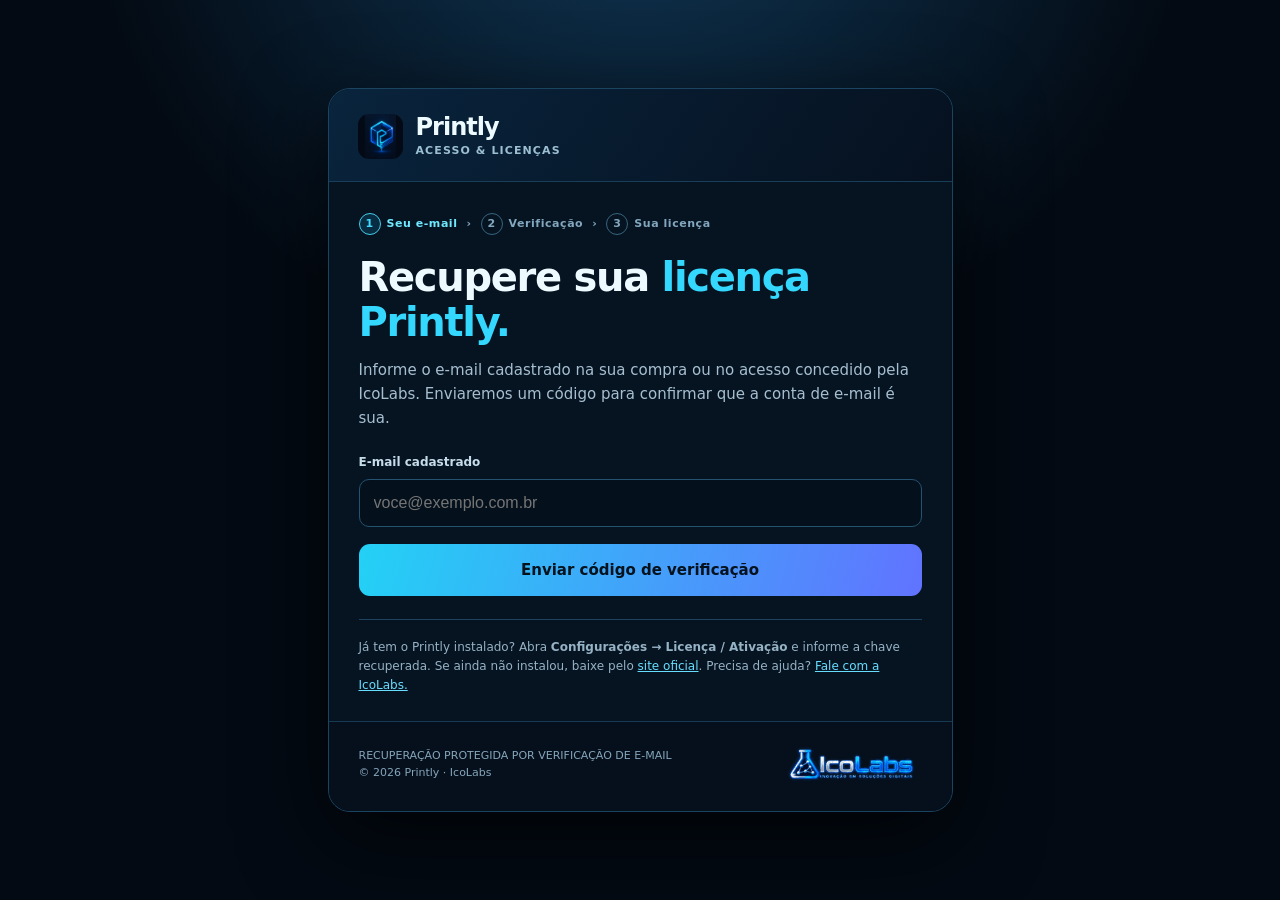
<file: acesso/index.html>
<!doctype html>
<html lang="pt-BR">
<head>
<meta charset="utf-8">
<meta name="viewport" content="width=device-width,initial-scale=1">
<meta name="robots" content="noindex,nofollow,noarchive">
<meta name="theme-color" content="#030a13">
<title>Recuperar licença — Printly</title>
<meta name="description" content="Recupere sua licença Printly com segurança por meio da verificação do seu e-mail cadastrado.">
<link rel="canonical" href="https://useprintly.com.br/acesso/">
<style>
*{box-sizing:border-box}
body{margin:0;min-height:100vh;display:grid;place-items:center;padding:22px;background:radial-gradient(circle at 50% -20%,#113a5a 0,transparent 45%),#030a13;color:#edfaff;font:15px/1.6 Inter,system-ui,-apple-system,Segoe UI,Roboto,sans-serif}
.shell{width:min(625px,100%);background:#071522f2;border:1px solid #1b4460;border-radius:22px;box-shadow:0 25px 85px #000a;overflow:hidden}
.header{border-bottom:1px solid #193e57;padding:25px 29px 21px;background:linear-gradient(125deg,#09243d,#06111f)}
.brand{display:flex;align-items:center;gap:13px}.brand img{width:45px;height:45px;border-radius:11px}.brand b{font-size:24px;letter-spacing:-1px;line-height:1.1}.brand small{display:block;font-size:11px;letter-spacing:1.1px;color:#9dbfd2;font-weight:700}
.main{padding:31px 30px 26px}.steps{display:flex;align-items:center;gap:9px;color:#83a7be;font-weight:700;font-size:11px;letter-spacing:.55px;margin-bottom:20px}.step{display:flex;align-items:center;gap:6px}.dot{display:grid;place-items:center;width:22px;height:22px;border:1px solid #37647d;border-radius:50%;font-size:11px}.step.active{color:#6fe9ff}.step.active .dot{border-color:#43cde9;color:#42d9fc;background:#082d42}
h1,h2.phase-title{font-size:clamp(28px,6vw,40px);line-height:1.14;margin:0 0 12px;letter-spacing:-1.3px}h1 span{color:#34d8ff}
p{color:#a6bfd0;margin:0 0 23px}.field{display:grid;gap:7px;margin:17px 0}.field label{font-size:12px;color:#c7dce9;font-weight:750}.field input{width:100%;border-radius:10px;border:1px solid #255271;background:#04101c;color:#fff;padding:14px;font-size:16px;outline:none}.field input:focus{border-color:#38c8e9;box-shadow:0 0 0 3px #18cafa24}
button{font:inherit;cursor:pointer}.btn{display:block;width:100%;padding:14px 16px;border:0;border-radius:11px;background:linear-gradient(105deg,#23d1f5,#6173ff);color:#04121d;font-weight:900}.btn:disabled{cursor:wait;opacity:.6}
.secondary{padding:9px 12px;border-radius:9px;border:1px solid #285678;color:#b8e2f5;background:#0b2740;font-weight:750}.secondary:disabled{opacity:.5}
.msg{display:none;margin:15px 0 0;padding:13px 14px;border-radius:10px;font-size:14px}.msg.info{display:block;background:#0c2b39;border:1px solid #21627b;color:#c7efff}.msg.ok{display:block;background:#0c2c22;border:1px solid #27744f;color:#c6ffe0}.msg.err{display:block;background:#311820;border:1px solid #823e51;color:#ffccd3}
.small{font-size:12px;color:#89adc3}.actions{display:flex;flex-wrap:wrap;gap:9px;align-items:center;margin-top:17px}
.license{border:1px solid #245475;background:#06111e;border-radius:12px;padding:16px;margin:13px 0}.tag{font-weight:750;font-size:11px;color:#65dffc;letter-spacing:1px;text-transform:uppercase}.key{margin:11px 0;color:#98efff;font:800 17px/1.6 ui-monospace,SFMono-Regular,Consolas,monospace;overflow-wrap:anywhere}.license .meta{font-size:13px;color:#abc6d6;margin-top:6px}.license .copy{margin-top:13px}
.help{margin-top:23px;padding-top:18px;border-top:1px solid #1e425d;font-size:12px;color:#96b2c5}.help a{color:#67ddff}
footer{padding:18px 30px 23px;border-top:1px solid #163a53;background:#06101c;display:flex;align-items:center;justify-content:space-between;gap:12px;flex-wrap:wrap;color:#85a5bb;font-size:11px}footer img{width:142px;max-width:100%;height:auto}
[hidden]{display:none!important}
@media(max-width:480px){.main{padding:26px 20px}.header{padding:20px}.shell{border-radius:18px}footer{padding:16px 20px}.steps{font-size:10px}}
</style>
</head>
<body>
<main class="shell">
<header class="header"><div class="brand"><img src="../assets/img/favicon.png" alt="Ícone Printly"><div><b>Printly</b><small>ACESSO &amp; LICENÇAS</small></div></div></header>
<div class="main">
<div class="steps" role="group" aria-label="Etapas da recuperação"><span class="step active" id="s1"><span class="dot">1</span> Seu e-mail</span><span aria-hidden="true">›</span><span class="step" id="s2"><span class="dot">2</span> Verificação</span><span aria-hidden="true">›</span><span class="step" id="s3"><span class="dot">3</span> Sua licença</span></div>
<section id="phase1">
<h1>Recupere sua <span>licença Printly.</span></h1>
<p>Informe o e-mail cadastrado na sua compra ou no acesso concedido pela IcoLabs. Enviaremos um código para confirmar que a conta de e-mail é sua.</p>
<form id="requestForm"><div class="field"><label for="email">E-mail cadastrado</label><input id="email" type="email" maxlength="254" autocomplete="email" placeholder="voce@exemplo.com.br" required></div><button class="btn" id="requestBtn" type="submit">Enviar código de verificação</button></form>
</section>
<section id="phase2" hidden>
<h2 class="phase-title" tabindex="-1">Verifique seu <span>e-mail.</span></h2>
<p>Se existir uma licença ativa para <strong id="emailLabel" style="color:#e8f9ff"></strong>, enviaremos um código de seis dígitos. Confira também a pasta de spam.</p>
<form id="verifyForm"><div class="field"><label for="otp">Código de 6 dígitos</label><input id="otp" type="text" inputmode="numeric" pattern="[0-9]{6}" autocomplete="one-time-code" maxlength="6" placeholder="000000" required></div><button class="btn" id="verifyBtn" type="submit">Confirmar código e recuperar licença</button></form>
<div class="actions"><button id="backBtn" type="button" class="secondary">Alterar e-mail</button><button id="resendBtn" type="button" class="secondary">Solicitar outro código</button></div>
<p class="small" style="margin:14px 0 0">O código expira em 10 minutos e pode ser utilizado uma única vez. Por segurança, os envios são limitados.</p>
</section>
<section id="phase3" hidden>
<h2 class="phase-title" tabindex="-1">Suas licenças <span>Printly.</span></h2>
<p>Verificação concluída. Estas são as licenças atualmente disponíveis para o e-mail confirmado. Guarde suas chaves em segurança.</p>
<div id="licenses" aria-live="polite"></div>
<div class="actions"><button id="againBtn" type="button" class="secondary">Concluir e limpar dados da tela</button></div>
</section>
<div id="message" class="msg" role="status" aria-live="polite"></div>
<div class="help">Já tem o Printly instalado? Abra <strong>Configurações → Licença / Ativação</strong> e informe a chave recuperada. Se ainda não instalou, baixe pelo <a href="https://useprintly.com.br/">site oficial</a>. Precisa de ajuda? <a href="https://uiesczevcmkzdtybxuez.supabase.co/functions/v1/printly-link?key=support_url" target="_blank" rel="noopener">Fale com a IcoLabs.</a></div>
</div>
<footer><span>RECUPERAÇÃO PROTEGIDA POR VERIFICAÇÃO DE E-MAIL<br>© 2026 Printly · IcoLabs</span><img src="../assets/img/icolabs-identidade-1.1-email.png" alt="IcoLabs"></footer>
</main>
<script>
(()=>{
'use strict';
const url='https://uiesczevcmkzdtybxuez.supabase.co/functions/v1/printly-license-claim';
const $=id=>document.getElementById(id);
let requestId='',verifiedEmail='',current=1,expiresAt=0;
const sessionKey='printly_recovery_challenge_v1';
const persist=()=>{try{sessionStorage.setItem(sessionKey,JSON.stringify({requestId,verifiedEmail,expiresAt}))}catch{}};
const clearChallenge=()=>{requestId='';verifiedEmail='';expiresAt=0;try{sessionStorage.removeItem(sessionKey)}catch{}};
const recover=()=>{try{const x=JSON.parse(sessionStorage.getItem(sessionKey)||'null');if(x&&/^[0-9a-f-]{36}$/i.test(x.requestId||'')&&typeof x.verifiedEmail==='string'&&Number(x.expiresAt)>Date.now()){requestId=x.requestId;verifiedEmail=x.verifiedEmail;expiresAt=Number(x.expiresAt);$('email').value=verifiedEmail;$('emailLabel').textContent=verifiedEmail;phase(2);show('Há um código de verificação válido. Digite o último código recebido por e-mail.','info');return true}}catch{}clearChallenge();return false};
const phase=n=>{current=n;for(let i=1;i<=3;i++){$('phase'+i).hidden=i!==n;$('s'+i).classList.toggle('active',i===n);if(i===n)$('s'+i).setAttribute('aria-current','step');else $('s'+i).removeAttribute('aria-current')}$('message').className='msg';$('message').textContent='';if(n>1){const heading=$('phase'+n).querySelector('.phase-title');if(heading)heading.focus({preventScroll:true})}};
const show=(msg,kind='info')=>{$('message').textContent=msg;$('message').className='msg '+kind};
async function call(payload){const response=await fetch(url,{method:'POST',headers:{'Content-Type':'application/json'},cache:'no-store',body:JSON.stringify(payload)});const body=await response.json().catch(()=>({}));if(!response.ok||!body.ok){const err=new Error(body.error||'service_unavailable');err.code=body.error;throw err}return body}
const requestCode=async()=>{
 const email=$('email').value.trim().toLowerCase();
 if(!$('email').checkValidity()){$('email').reportValidity();return}
 $('requestBtn').disabled=true;$('requestBtn').textContent='Solicitando código...';
 $('resendBtn').disabled=true;
 try{const data=await call({action:'request',email});requestId=data.request_id;verifiedEmail=email;expiresAt=Date.now()+1000*Number(data.expires_in_seconds||600);persist();$('emailLabel').textContent=email;$('otp').value='';phase(2);show(data.reused?'Já existe uma solicitação válida. Digite o último código recebido. Não enviamos outro e-mail.':'Solicitação registrada. Se houver licença ativa, o código será enviado ao seu e-mail.','info');$('otp').focus()}
 catch(e){show(e.code==='rate_limited'?'Muitas solicitações. Aguarde um pouco antes de tentar novamente.':e.code==='invalid_email'?'Informe um e-mail válido.':'Não conseguimos processar agora. Tente novamente mais tarde.','err')}
 finally{$('requestBtn').disabled=false;$('requestBtn').textContent='Enviar código de verificação';$('resendBtn').disabled=false}
};
$('requestForm').addEventListener('submit',e=>{e.preventDefault();requestCode()});
$('verifyForm').addEventListener('submit',async e=>{
 e.preventDefault();
 const code=$('otp').value.trim();if(!/^[0-9]{6}$/.test(code)){$('otp').reportValidity();return}
 $('verifyBtn').disabled=true;$('verifyBtn').textContent='Verificando...';
 try{
 const data=await call({action:'verify',request_id:requestId,code});
 clearChallenge();$('otp').value='';$('licenses').replaceChildren();
 if(!(data.licenses||[]).length){phase(3);show('Nenhuma licença ativa disponível. Caso precise de ajuda, entre em contato com o suporte.','info');return}
 const names={tester:'Tester',influencer:'Influenciador',partner:'Parceiro',commercial:'Comercial',internal:'Interna IcoLabs',manual:'Cortesia'};
 for(const item of data.licenses){
 const card=document.createElement('div');card.className='license';
 const tag=document.createElement('div');tag.className='tag';tag.textContent=names[item.license_type]||'Printly Completo';card.append(tag);
 const key=document.createElement('div');key.className='key';key.textContent=String(item.license_key||'');card.append(key);
 const meta=document.createElement('div');meta.className='meta';meta.textContent='Validade: '+(item.expires_at?new Date(item.expires_at).toLocaleDateString('pt-BR'):'Permanente');card.append(meta);
 const copy=document.createElement('button');copy.type='button';copy.className='secondary copy';copy.textContent='Copiar chave';copy.addEventListener('click',async()=>{try{await navigator.clipboard.writeText(key.textContent);copy.textContent='Chave copiada ✓'}catch{copy.textContent='Selecione e copie a chave acima'}});card.append(copy);
 $('licenses').append(card)
 }
 phase(3);show('E-mail confirmado. Suas licenças foram recuperadas com segurança.','ok');
 }catch(e){show(e.code==='invalid_or_expired_code'?'Código incorreto, expirado ou já utilizado. Confira o código ou solicite outro.':'Não conseguimos verificar agora. Tente novamente.','err')}
 finally{$('verifyBtn').disabled=false;$('verifyBtn').textContent='Confirmar código e recuperar licença'}
});
$('backBtn').onclick=()=>{clearChallenge();$('otp').value='';phase(1)};
$('resendBtn').onclick=()=>{if(requestId&&expiresAt>Date.now()){show('Seu código anterior ainda está válido. Utilize o último código recebido por e-mail. Você poderá solicitar um novo código após o vencimento.','info');$('otp').focus();return}clearChallenge();$('otp').value='';phase(1);show('Solicite um novo código para continuar.','info')};
$('againBtn').onclick=()=>{clearChallenge();$('email').value='';$('otp').value='';$('licenses').replaceChildren();phase(1)};
window.addEventListener('pagehide',()=>{$('licenses').replaceChildren();$('otp').value='' });
recover();
})();
</script></body></html>
</file>
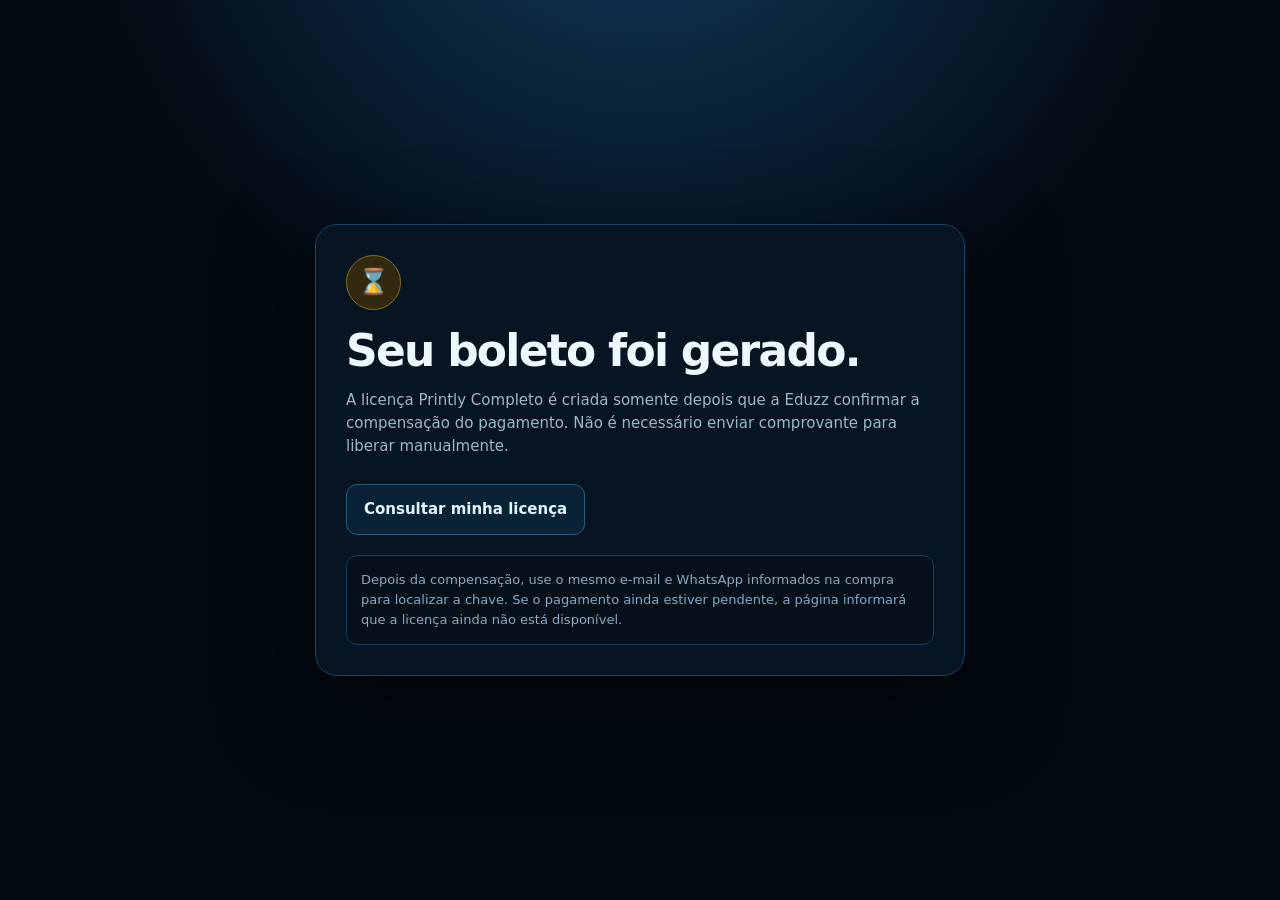
<file: boleto/index.html>
<!doctype html>
<html lang="pt-BR"><head><meta charset="utf-8"><meta name="viewport" content="width=device-width,initial-scale=1"><meta name="robots" content="noindex,nofollow"><meta name="theme-color" content="#030a13"><title>Boleto criado — Printly</title><style>*{box-sizing:border-box}body{margin:0;min-height:100vh;display:grid;place-items:center;padding:24px;background:radial-gradient(circle at 50% -20%,#123e61 0,transparent 45%),#030a13;color:#eef9ff;font:15px/1.55 Inter,system-ui,-apple-system,Segoe UI,Roboto,sans-serif}.box{width:min(650px,100%);background:#071522;border:1px solid #19435f;border-radius:22px;padding:30px;box-shadow:0 30px 90px #0009}.icon{width:55px;height:55px;border-radius:50%;display:grid;place-items:center;background:#33290f;border:1px solid #8a6c24;color:#ffd86c;font-size:25px;margin-bottom:18px}h1{font-size:clamp(30px,6vw,44px);line-height:1.05;letter-spacing:-.04em;margin:0 0 12px}p{color:#9eb7c9}.btn{display:inline-block;text-decoration:none;margin-top:10px;padding:13px 17px;border-radius:11px;background:#0a2235;border:1px solid #285b7d;color:#dff8ff;font-weight:900}.note{margin-top:20px;padding:14px;border-radius:11px;background:#06101b;border:1px solid #183b55;color:#8da9bd;font-size:13px}</style></head><body><main class="box"><div class="icon">⌛</div><h1>Seu boleto foi gerado.</h1><p>A licença Printly Completo é criada somente depois que a Eduzz confirmar a compensação do pagamento. Não é necessário enviar comprovante para liberar manualmente.</p><a class="btn" href="../acesso/">Consultar minha licença</a><div class="note">Depois da compensação, use o mesmo e-mail e WhatsApp informados na compra para localizar a chave. Se o pagamento ainda estiver pendente, a página informará que a licença ainda não está disponível.</div></main></body></html>
</file>
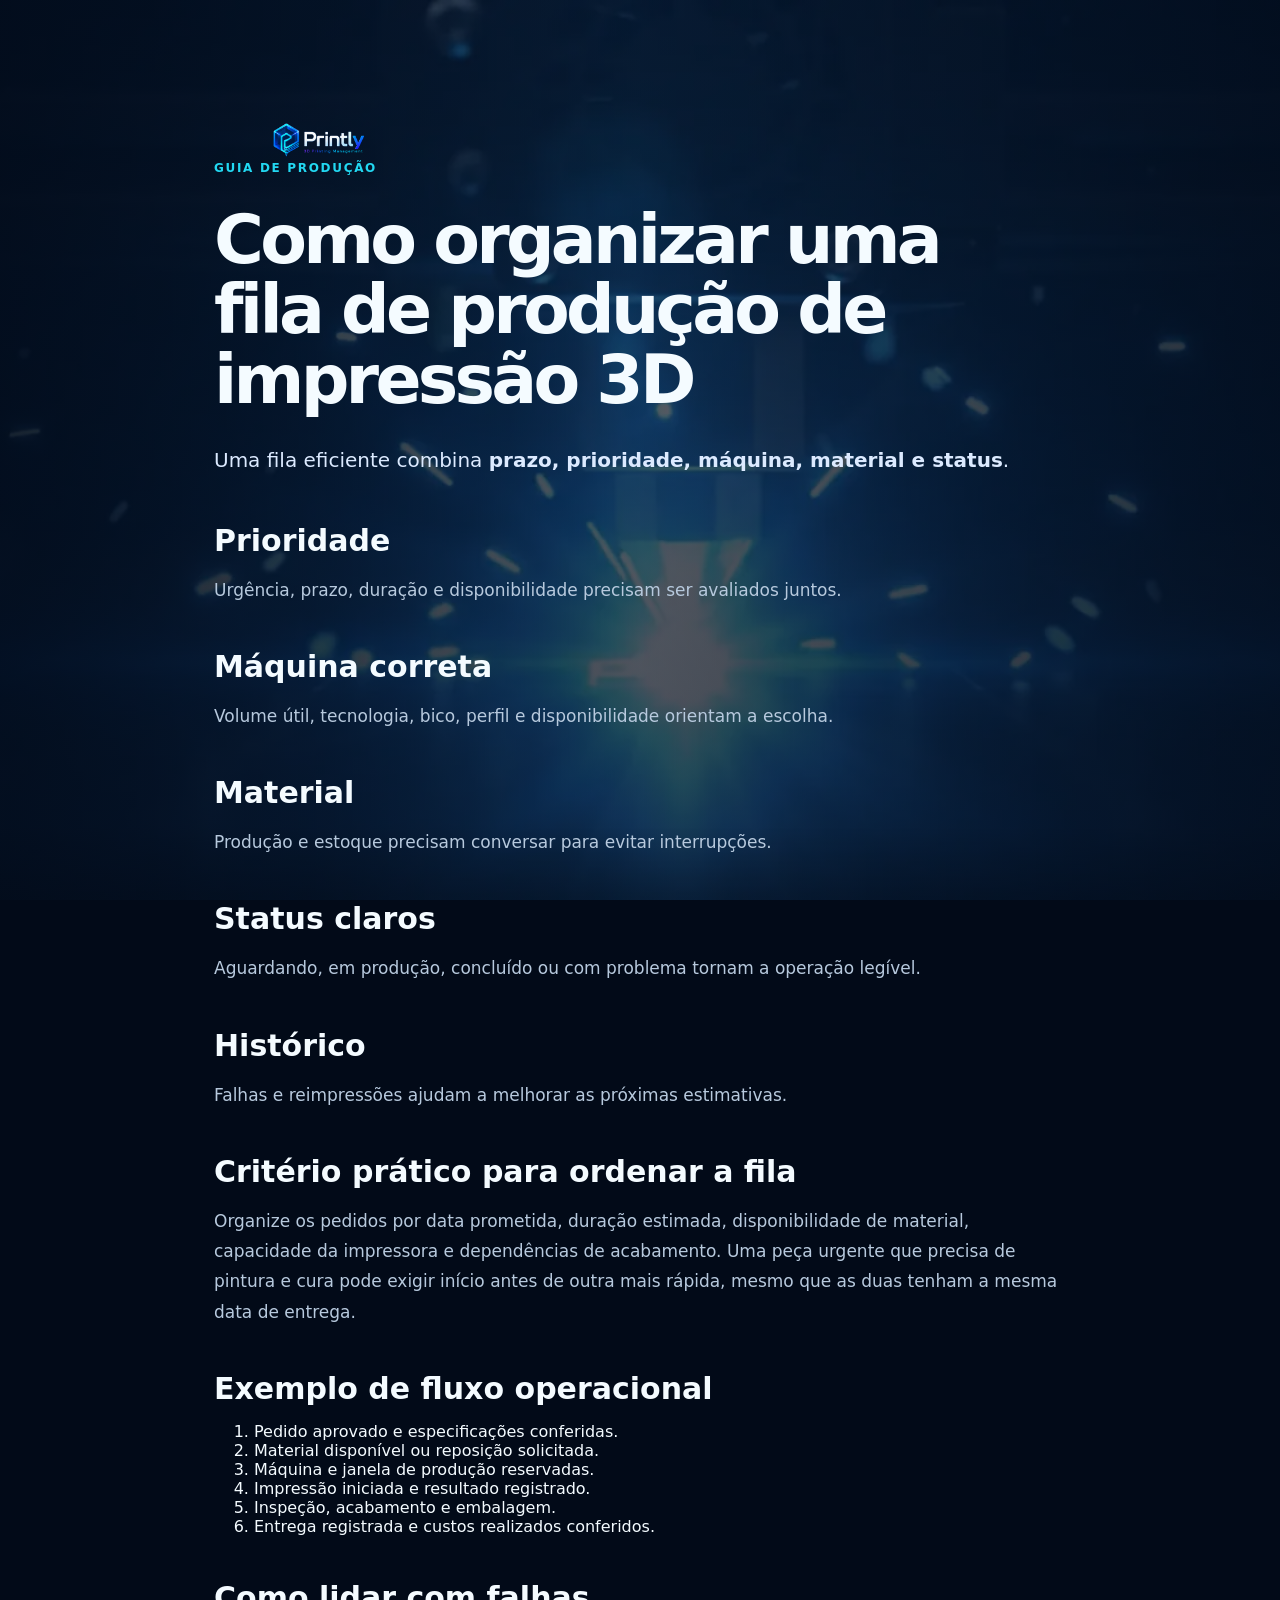
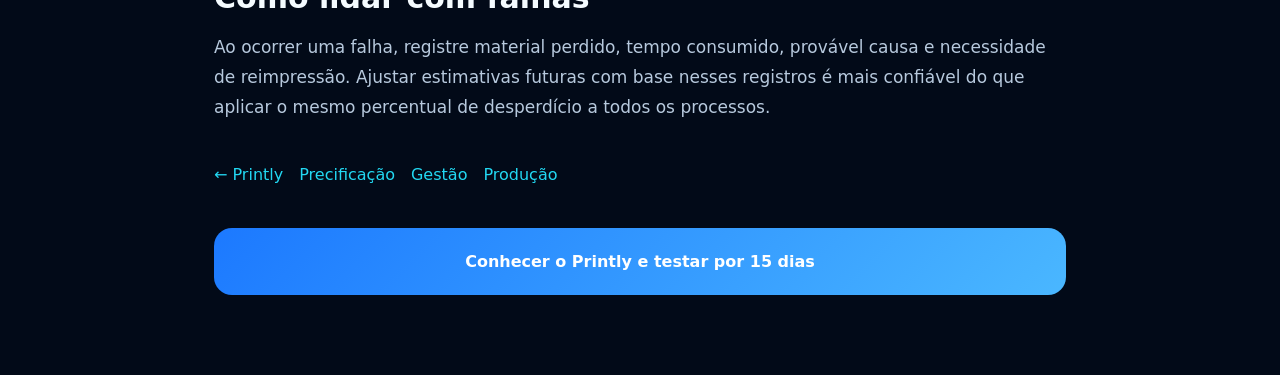
<file: gestao-producao-impressao-3d/index.html>
<!doctype html><html lang="pt-BR"><head><meta charset="utf-8"><meta name="viewport" content="width=device-width,initial-scale=1"><title>Como organizar a produção de impressão 3D | Guia Printly</title><meta name="description" content="Organize uma fila de produção de impressão 3D por prioridade, prazo, impressora, material e status."><meta name="robots" content="index,follow,max-image-preview:large,max-snippet:-1"><link rel="canonical" href="https://useprintly.com.br/gestao-producao-impressao-3d/"><link rel="icon" href="../assets/img/favicon.ico"><meta property="og:type" content="article"><meta property="og:title" content="Como organizar a produção de impressão 3D | Guia Printly"><meta property="og:description" content="Organize uma fila de produção de impressão 3D por prioridade, prazo, impressora, material e status."><meta property="og:image" content="https://useprintly.com.br/assets/img/printly-social-card.jpg"><link rel="stylesheet" href="../assets/css/styles.css?v=20260909-2"><link rel="stylesheet" href="../assets/css/brand-2026.css?v=20261019-7"><style>.guide-page{max-width:900px;margin:auto;padding:120px 24px 80px}.guide-page img{width:210px}.guide-page h1{font-size:clamp(38px,7vw,68px);line-height:1.03;margin:28px 0}.guide-page h2{font-size:30px;margin:44px 0 12px}.guide-page p{font-size:17px;line-height:1.78;color:#b7c9dd}.guide-page .lede{font-size:20px;color:#dceaff}.callout{margin:30px 0;padding:22px;border:1px solid rgba(34,216,242,.25);border-radius:16px;background:rgba(7,43,99,.24)}.guide-nav{display:flex;gap:16px;flex-wrap:wrap;margin-top:42px}.guide-nav a{color:#22d8f2}.guide-cta{display:block;margin-top:44px;padding:24px;border-radius:18px;text-decoration:none;text-align:center;background:linear-gradient(135deg,#1c79ff,#4ab7ff);color:#fff;font-weight:800}</style><script type="application/ld+json">{"@context":"https://schema.org","@type":"TechArticle","headline":"Como organizar uma fila de produção de impressão 3D","description":"Organize uma fila de produção de impressão 3D por prioridade, prazo, impressora, material e status.","inLanguage":"pt-BR","dateModified":"2026-10-19","author":{"@type":"Organization","name":"IcoLabs"},"publisher":{"@type":"Organization","name":"IcoLabs"},"mainEntityOfPage":"https://useprintly.com.br/gestao-producao-impressao-3d/"}</script></head><body><main class="guide-page"><a href="../"><img src="../assets/img/printly-logo-header.png" alt="Printly"></a><div class="section-kicker">GUIA DE PRODUÇÃO</div><h1>Como organizar uma fila de produção de impressão 3D</h1><p class="lede">Uma fila eficiente combina <strong>prazo, prioridade, máquina, material e status</strong>.</p><h2>Prioridade</h2><p>Urgência, prazo, duração e disponibilidade precisam ser avaliados juntos.</p><h2>Máquina correta</h2><p>Volume útil, tecnologia, bico, perfil e disponibilidade orientam a escolha.</p><h2>Material</h2><p>Produção e estoque precisam conversar para evitar interrupções.</p><h2>Status claros</h2><p>Aguardando, em produção, concluído ou com problema tornam a operação legível.</p><h2>Histórico</h2><p>Falhas e reimpressões ajudam a melhorar as próximas estimativas.</p><h2>Critério prático para ordenar a fila</h2><p>Organize os pedidos por data prometida, duração estimada, disponibilidade de material, capacidade da impressora e dependências de acabamento. Uma peça urgente que precisa de pintura e cura pode exigir início antes de outra mais rápida, mesmo que as duas tenham a mesma data de entrega.</p><h2>Exemplo de fluxo operacional</h2><ol><li>Pedido aprovado e especificações conferidas.</li><li>Material disponível ou reposição solicitada.</li><li>Máquina e janela de produção reservadas.</li><li>Impressão iniciada e resultado registrado.</li><li>Inspeção, acabamento e embalagem.</li><li>Entrega registrada e custos realizados conferidos.</li></ol><h2>Como lidar com falhas</h2><p>Ao ocorrer uma falha, registre material perdido, tempo consumido, provável causa e necessidade de reimpressão. Ajustar estimativas futuras com base nesses registros é mais confiável do que aplicar o mesmo percentual de desperdício a todos os processos.</p><nav class="guide-nav"><a href="../">← Printly</a><a href="../precificacao-impressao-3d/">Precificação</a><a href="../software-gestao-impressao-3d/">Gestão</a><a href="../gestao-producao-impressao-3d/">Produção</a></nav><a class="guide-cta" href="../#planos">Conhecer o Printly e testar por 15 dias</a></main></body></html>
</file>
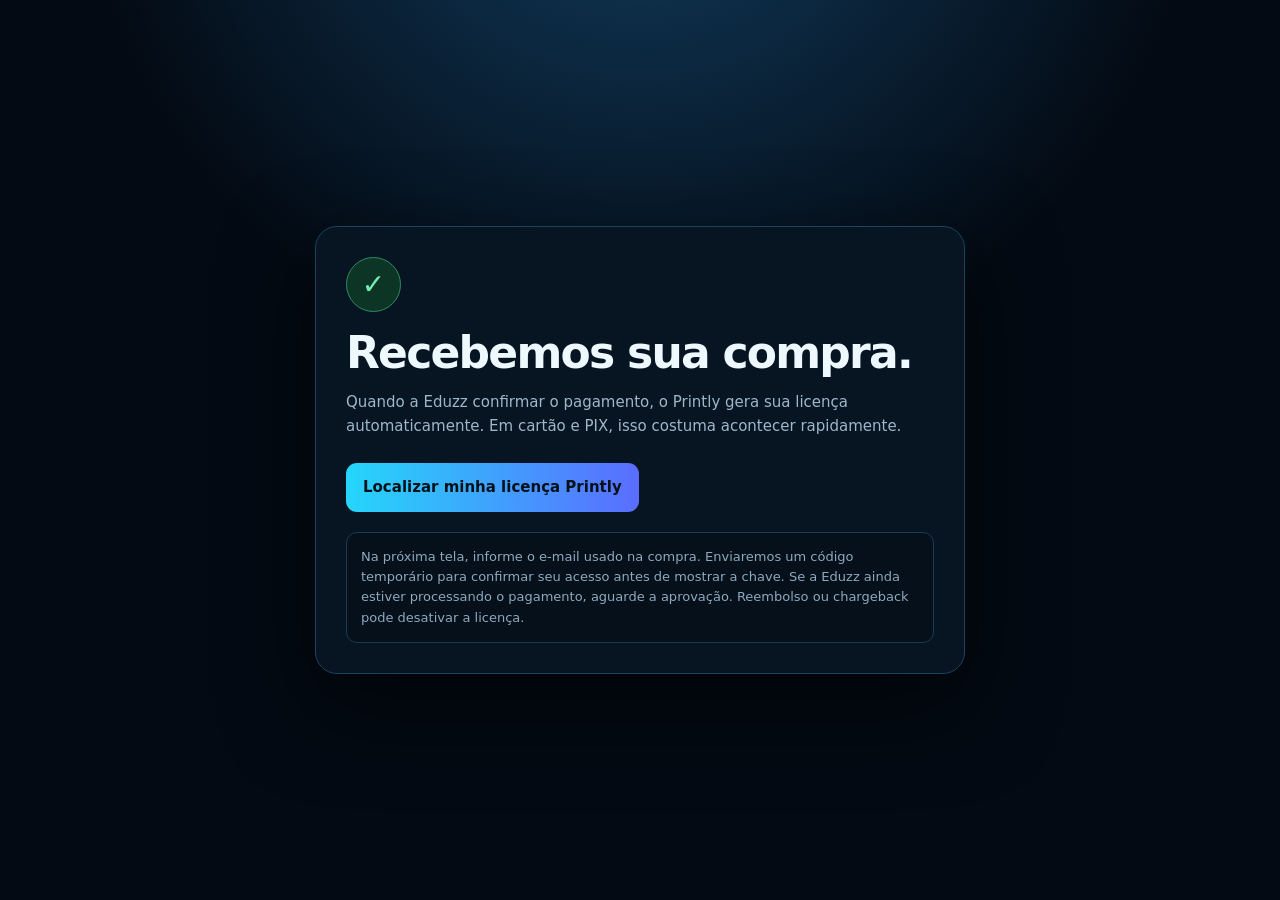
<file: obrigado/index.html>
<!doctype html>
<html lang="pt-BR"><head><meta charset="utf-8"><meta name="viewport" content="width=device-width,initial-scale=1"><meta name="robots" content="noindex,nofollow"><meta name="theme-color" content="#030a13"><title>Compra recebida — Printly</title><style>*{box-sizing:border-box}body{margin:0;min-height:100vh;display:grid;place-items:center;padding:24px;background:radial-gradient(circle at 50% -20%,#123e61 0,transparent 45%),#030a13;color:#eef9ff;font:15px/1.55 Inter,system-ui,-apple-system,Segoe UI,Roboto,sans-serif}.box{width:min(650px,100%);background:#071522;border:1px solid #19435f;border-radius:22px;padding:30px;box-shadow:0 30px 90px #0009}.ok{width:55px;height:55px;border-radius:50%;display:grid;place-items:center;background:#0d3526;border:1px solid #2f8a62;color:#72efaf;font-size:28px;margin-bottom:18px}h1{font-size:clamp(30px,6vw,44px);line-height:1.05;letter-spacing:-.04em;margin:0 0 12px}p{color:#9eb7c9}.btn{display:inline-block;text-decoration:none;margin-top:10px;padding:13px 17px;border-radius:11px;background:linear-gradient(90deg,#25d6fa,#5a6dff);color:#03111a;font-weight:900}.note{margin-top:20px;padding:14px;border-radius:11px;background:#06101b;border:1px solid #183b55;color:#8da9bd;font-size:13px}</style></head><body><main class="box"><div class="ok">✓</div><h1>Recebemos sua compra.</h1><p>Quando a Eduzz confirmar o pagamento, o Printly gera sua licença automaticamente. Em cartão e PIX, isso costuma acontecer rapidamente.</p><a class="btn" href="../acesso/">Localizar minha licença Printly</a><div class="note">Na próxima tela, informe o e-mail usado na compra. Enviaremos um código temporário para confirmar seu acesso antes de mostrar a chave. Se a Eduzz ainda estiver processando o pagamento, aguarde a aprovação. Reembolso ou chargeback pode desativar a licença.</div></main></body></html>
</file>
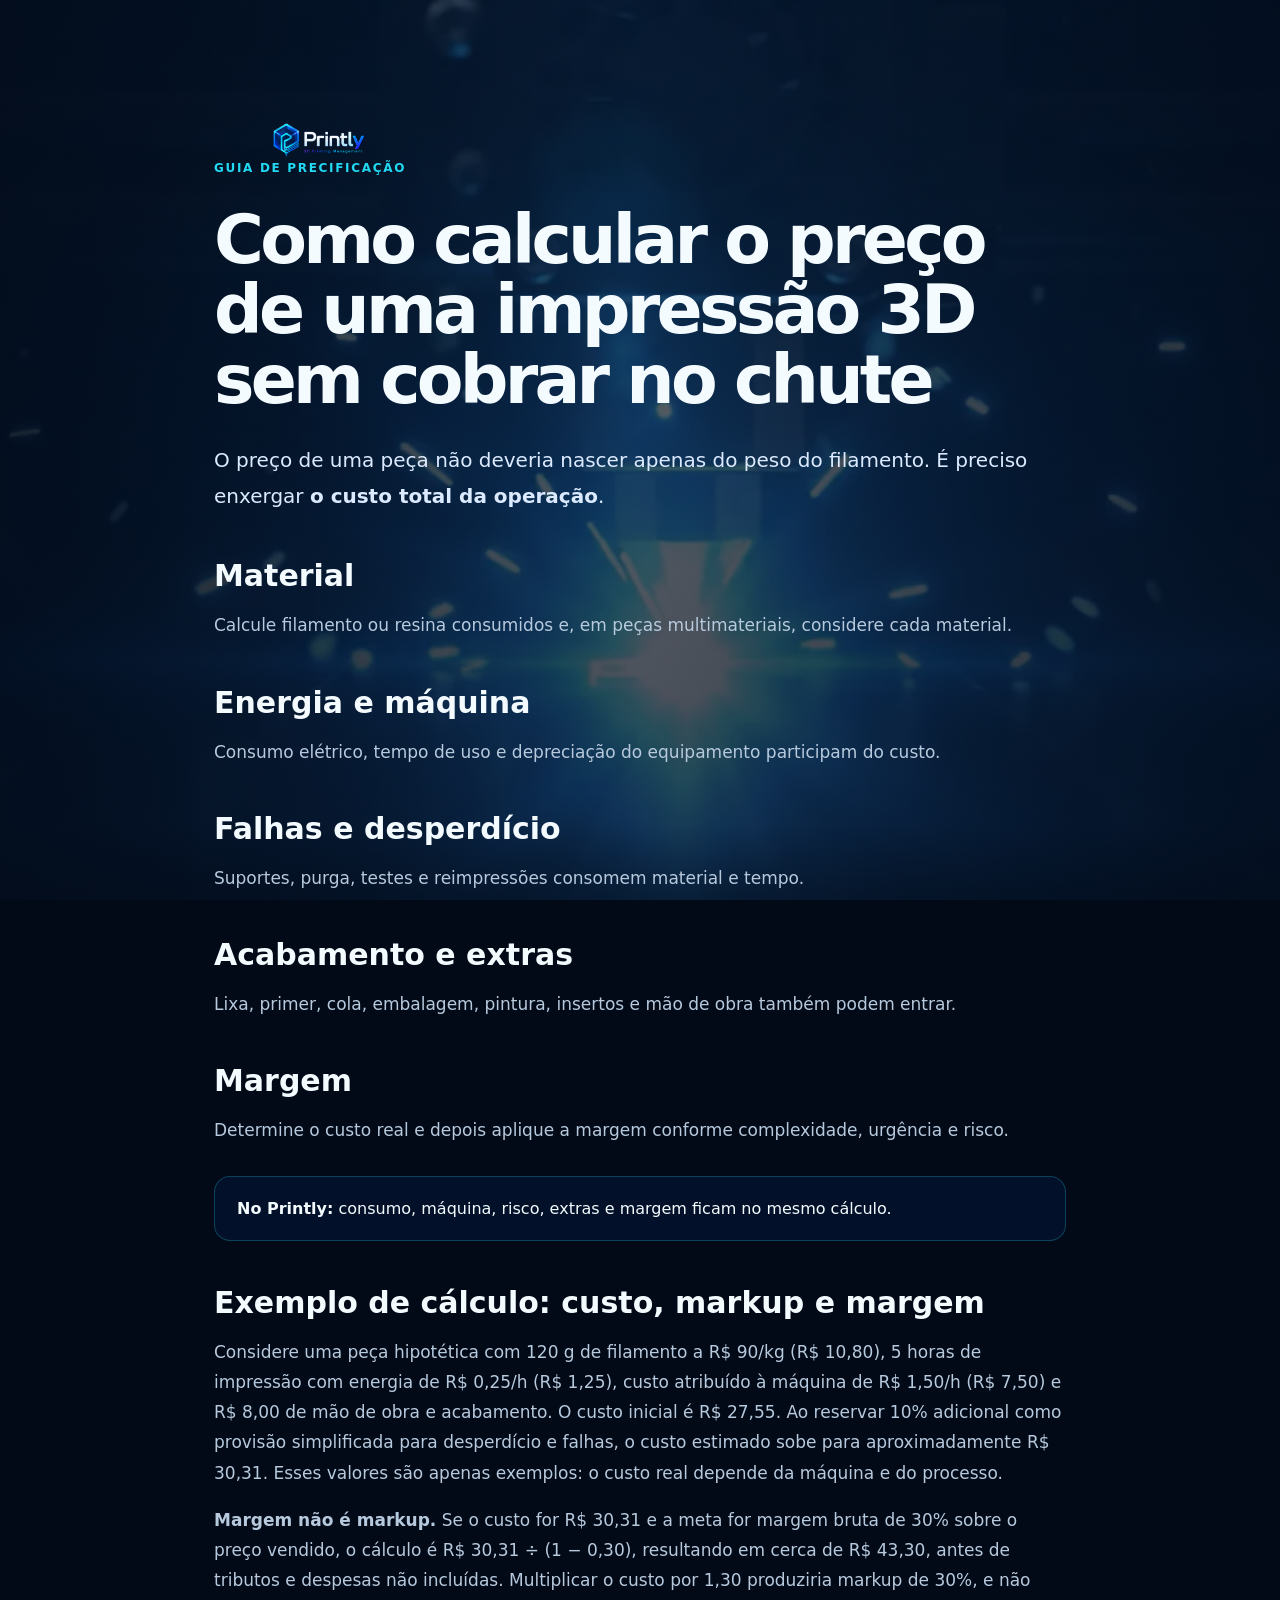
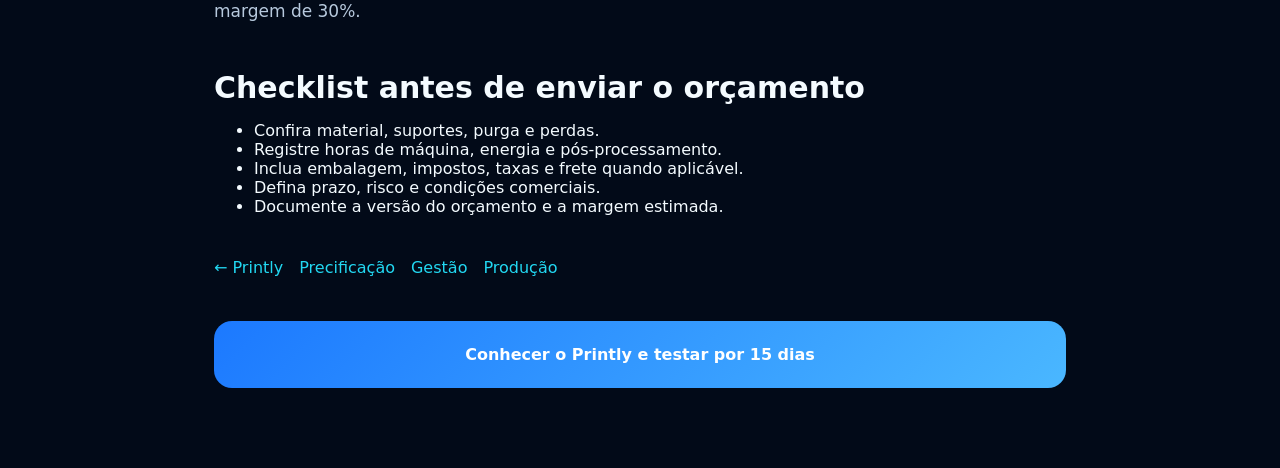
<file: precificacao-impressao-3d/index.html>
<!doctype html><html lang="pt-BR"><head><meta charset="utf-8"><meta name="viewport" content="width=device-width,initial-scale=1"><title>Como calcular o preço de uma impressão 3D | Guia Printly</title><meta name="description" content="Guia prático para calcular o preço de impressão 3D considerando material, energia, depreciação, falhas, acabamento, custos extras e margem."><meta name="robots" content="index,follow,max-image-preview:large,max-snippet:-1"><link rel="canonical" href="https://useprintly.com.br/precificacao-impressao-3d/"><link rel="icon" href="../assets/img/favicon.ico"><meta property="og:type" content="article"><meta property="og:title" content="Como calcular o preço de uma impressão 3D | Guia Printly"><meta property="og:description" content="Guia prático para calcular o preço de impressão 3D considerando material, energia, depreciação, falhas, acabamento, custos extras e margem."><meta property="og:image" content="https://useprintly.com.br/assets/img/printly-social-card.jpg"><link rel="stylesheet" href="../assets/css/styles.css?v=20260909-2"><link rel="stylesheet" href="../assets/css/brand-2026.css?v=20261019-7"><style>.guide-page{max-width:900px;margin:auto;padding:120px 24px 80px}.guide-page img{width:210px}.guide-page h1{font-size:clamp(38px,7vw,68px);line-height:1.03;margin:28px 0}.guide-page h2{font-size:30px;margin:44px 0 12px}.guide-page p{font-size:17px;line-height:1.78;color:#b7c9dd}.guide-page .lede{font-size:20px;color:#dceaff}.callout{margin:30px 0;padding:22px;border:1px solid rgba(34,216,242,.25);border-radius:16px;background:rgba(7,43,99,.24)}.guide-nav{display:flex;gap:16px;flex-wrap:wrap;margin-top:42px}.guide-nav a{color:#22d8f2}.guide-cta{display:block;margin-top:44px;padding:24px;border-radius:18px;text-decoration:none;text-align:center;background:linear-gradient(135deg,#1c79ff,#4ab7ff);color:#fff;font-weight:800}</style><script type="application/ld+json">{"@context":"https://schema.org","@type":"TechArticle","headline":"Como calcular o preço de uma impressão 3D sem cobrar no chute","description":"Guia prático para calcular o preço de impressão 3D considerando material, energia, depreciação, falhas, acabamento, custos extras e margem.","inLanguage":"pt-BR","dateModified":"2026-10-19","author":{"@type":"Organization","name":"IcoLabs"},"publisher":{"@type":"Organization","name":"IcoLabs"},"mainEntityOfPage":"https://useprintly.com.br/precificacao-impressao-3d/"}</script></head><body><main class="guide-page"><a href="../"><img src="../assets/img/printly-logo-header.png" alt="Printly"></a><div class="section-kicker">GUIA DE PRECIFICAÇÃO</div><h1>Como calcular o preço de uma impressão 3D sem cobrar no chute</h1><p class="lede">O preço de uma peça não deveria nascer apenas do peso do filamento. É preciso enxergar <strong>o custo total da operação</strong>.</p><h2>Material</h2><p>Calcule filamento ou resina consumidos e, em peças multimateriais, considere cada material.</p><h2>Energia e máquina</h2><p>Consumo elétrico, tempo de uso e depreciação do equipamento participam do custo.</p><h2>Falhas e desperdício</h2><p>Suportes, purga, testes e reimpressões consomem material e tempo.</p><h2>Acabamento e extras</h2><p>Lixa, primer, cola, embalagem, pintura, insertos e mão de obra também podem entrar.</p><h2>Margem</h2><p>Determine o custo real e depois aplique a margem conforme complexidade, urgência e risco.</p><div class="callout"><strong>No Printly:</strong> consumo, máquina, risco, extras e margem ficam no mesmo cálculo.</div><h2>Exemplo de cálculo: custo, markup e margem</h2><p>Considere uma peça hipotética com 120 g de filamento a R$ 90/kg (R$ 10,80), 5 horas de impressão com energia de R$ 0,25/h (R$ 1,25), custo atribuído à máquina de R$ 1,50/h (R$ 7,50) e R$ 8,00 de mão de obra e acabamento. O custo inicial é R$ 27,55. Ao reservar 10% adicional como provisão simplificada para desperdício e falhas, o custo estimado sobe para aproximadamente R$ 30,31. Esses valores são apenas exemplos: o custo real depende da máquina e do processo.</p><p><strong>Margem não é markup.</strong> Se o custo for R$ 30,31 e a meta for margem bruta de 30% sobre o preço vendido, o cálculo é R$ 30,31 ÷ (1 − 0,30), resultando em cerca de R$ 43,30, antes de tributos e despesas não incluídas. Multiplicar o custo por 1,30 produziria markup de 30%, e não margem de 30%.</p><h2>Checklist antes de enviar o orçamento</h2><ul><li>Confira material, suportes, purga e perdas.</li><li>Registre horas de máquina, energia e pós-processamento.</li><li>Inclua embalagem, impostos, taxas e frete quando aplicável.</li><li>Defina prazo, risco e condições comerciais.</li><li>Documente a versão do orçamento e a margem estimada.</li></ul><nav class="guide-nav"><a href="../">← Printly</a><a href="../precificacao-impressao-3d/">Precificação</a><a href="../software-gestao-impressao-3d/">Gestão</a><a href="../gestao-producao-impressao-3d/">Produção</a></nav><a class="guide-cta" href="../#planos">Conhecer o Printly e testar por 15 dias</a></main></body></html>
</file>
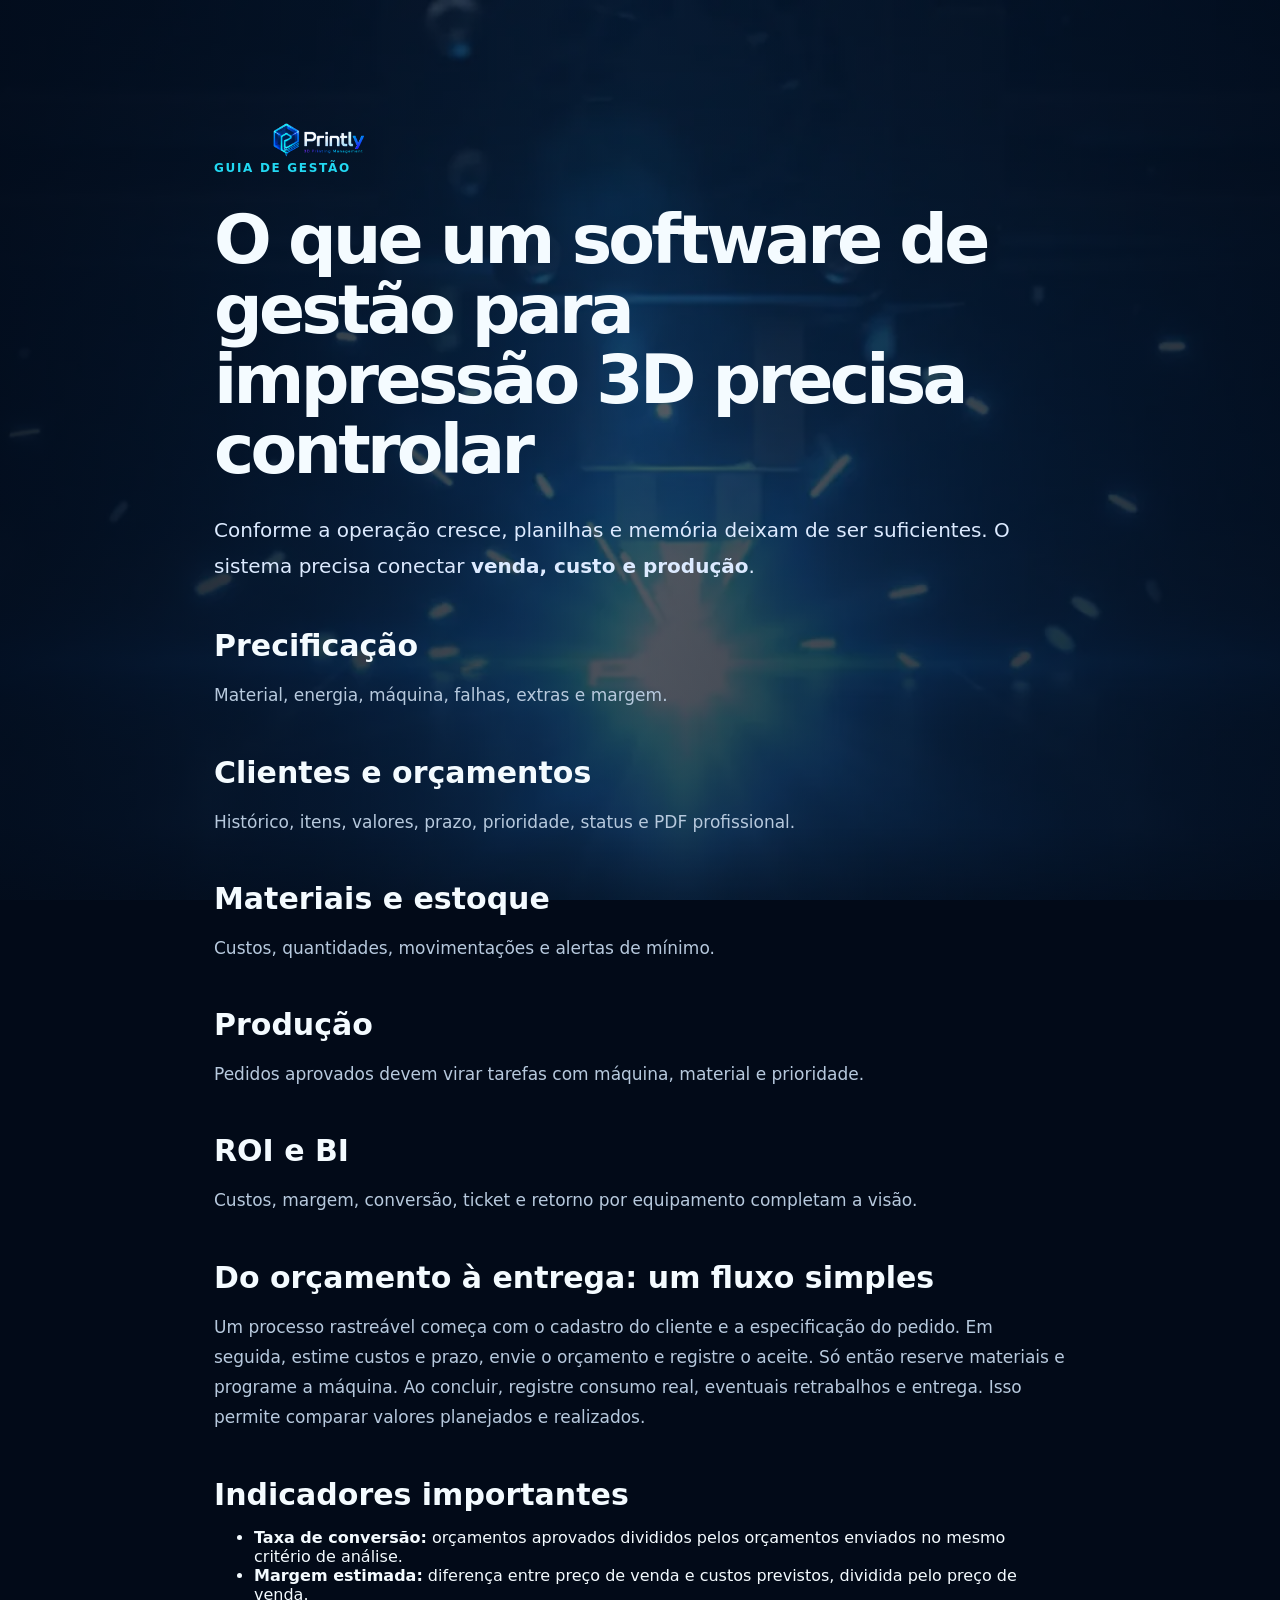
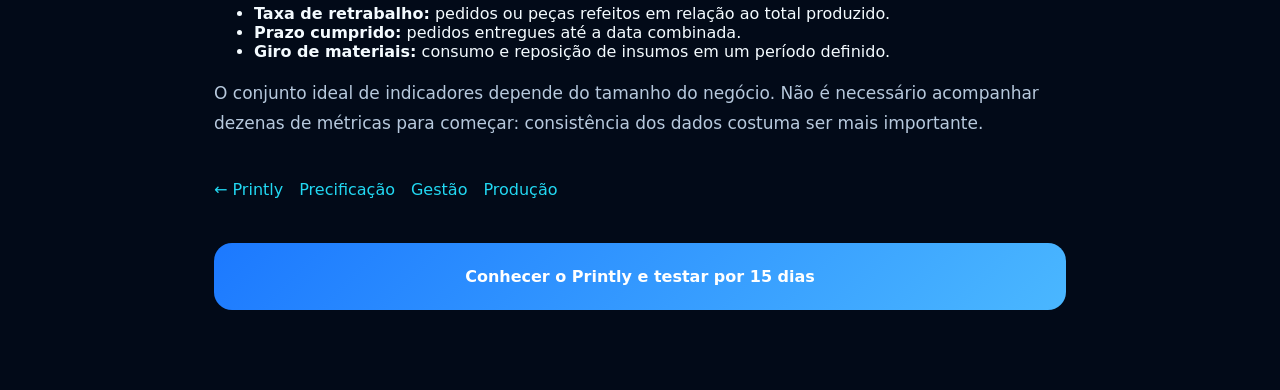
<file: software-gestao-impressao-3d/index.html>
<!doctype html><html lang="pt-BR"><head><meta charset="utf-8"><meta name="viewport" content="width=device-width,initial-scale=1"><title>Software de gestão para impressão 3D: o que controlar | Printly</title><meta name="description" content="O que um software de gestão para impressão 3D deve organizar: precificação, clientes, orçamentos, estoque, produção, ROI, relatórios e BI."><meta name="robots" content="index,follow,max-image-preview:large,max-snippet:-1"><link rel="canonical" href="https://useprintly.com.br/software-gestao-impressao-3d/"><link rel="icon" href="../assets/img/favicon.ico"><meta property="og:type" content="article"><meta property="og:title" content="Software de gestão para impressão 3D: o que controlar | Printly"><meta property="og:description" content="O que um software de gestão para impressão 3D deve organizar: precificação, clientes, orçamentos, estoque, produção, ROI, relatórios e BI."><meta property="og:image" content="https://useprintly.com.br/assets/img/printly-social-card.jpg"><link rel="stylesheet" href="../assets/css/styles.css?v=20260909-2"><link rel="stylesheet" href="../assets/css/brand-2026.css?v=20261019-7"><style>.guide-page{max-width:900px;margin:auto;padding:120px 24px 80px}.guide-page img{width:210px}.guide-page h1{font-size:clamp(38px,7vw,68px);line-height:1.03;margin:28px 0}.guide-page h2{font-size:30px;margin:44px 0 12px}.guide-page p{font-size:17px;line-height:1.78;color:#b7c9dd}.guide-page .lede{font-size:20px;color:#dceaff}.callout{margin:30px 0;padding:22px;border:1px solid rgba(34,216,242,.25);border-radius:16px;background:rgba(7,43,99,.24)}.guide-nav{display:flex;gap:16px;flex-wrap:wrap;margin-top:42px}.guide-nav a{color:#22d8f2}.guide-cta{display:block;margin-top:44px;padding:24px;border-radius:18px;text-decoration:none;text-align:center;background:linear-gradient(135deg,#1c79ff,#4ab7ff);color:#fff;font-weight:800}</style><script type="application/ld+json">{"@context":"https://schema.org","@type":"TechArticle","headline":"O que um software de gestão para impressão 3D precisa controlar","description":"O que um software de gestão para impressão 3D deve organizar: precificação, clientes, orçamentos, estoque, produção, ROI, relatórios e BI.","inLanguage":"pt-BR","dateModified":"2026-10-19","author":{"@type":"Organization","name":"IcoLabs"},"publisher":{"@type":"Organization","name":"IcoLabs"},"mainEntityOfPage":"https://useprintly.com.br/software-gestao-impressao-3d/"}</script></head><body><main class="guide-page"><a href="../"><img src="../assets/img/printly-logo-header.png" alt="Printly"></a><div class="section-kicker">GUIA DE GESTÃO</div><h1>O que um software de gestão para impressão 3D precisa controlar</h1><p class="lede">Conforme a operação cresce, planilhas e memória deixam de ser suficientes. O sistema precisa conectar <strong>venda, custo e produção</strong>.</p><h2>Precificação</h2><p>Material, energia, máquina, falhas, extras e margem.</p><h2>Clientes e orçamentos</h2><p>Histórico, itens, valores, prazo, prioridade, status e PDF profissional.</p><h2>Materiais e estoque</h2><p>Custos, quantidades, movimentações e alertas de mínimo.</p><h2>Produção</h2><p>Pedidos aprovados devem virar tarefas com máquina, material e prioridade.</p><h2>ROI e BI</h2><p>Custos, margem, conversão, ticket e retorno por equipamento completam a visão.</p><h2>Do orçamento à entrega: um fluxo simples</h2><p>Um processo rastreável começa com o cadastro do cliente e a especificação do pedido. Em seguida, estime custos e prazo, envie o orçamento e registre o aceite. Só então reserve materiais e programe a máquina. Ao concluir, registre consumo real, eventuais retrabalhos e entrega. Isso permite comparar valores planejados e realizados.</p><h2>Indicadores importantes</h2><ul><li><strong>Taxa de conversão:</strong> orçamentos aprovados divididos pelos orçamentos enviados no mesmo critério de análise.</li><li><strong>Margem estimada:</strong> diferença entre preço de venda e custos previstos, dividida pelo preço de venda.</li><li><strong>Taxa de retrabalho:</strong> pedidos ou peças refeitos em relação ao total produzido.</li><li><strong>Prazo cumprido:</strong> pedidos entregues até a data combinada.</li><li><strong>Giro de materiais:</strong> consumo e reposição de insumos em um período definido.</li></ul><p>O conjunto ideal de indicadores depende do tamanho do negócio. Não é necessário acompanhar dezenas de métricas para começar: consistência dos dados costuma ser mais importante.</p><nav class="guide-nav"><a href="../">← Printly</a><a href="../precificacao-impressao-3d/">Precificação</a><a href="../software-gestao-impressao-3d/">Gestão</a><a href="../gestao-producao-impressao-3d/">Produção</a></nav><a class="guide-cta" href="../#planos">Conhecer o Printly e testar por 15 dias</a></main></body></html>
</file>
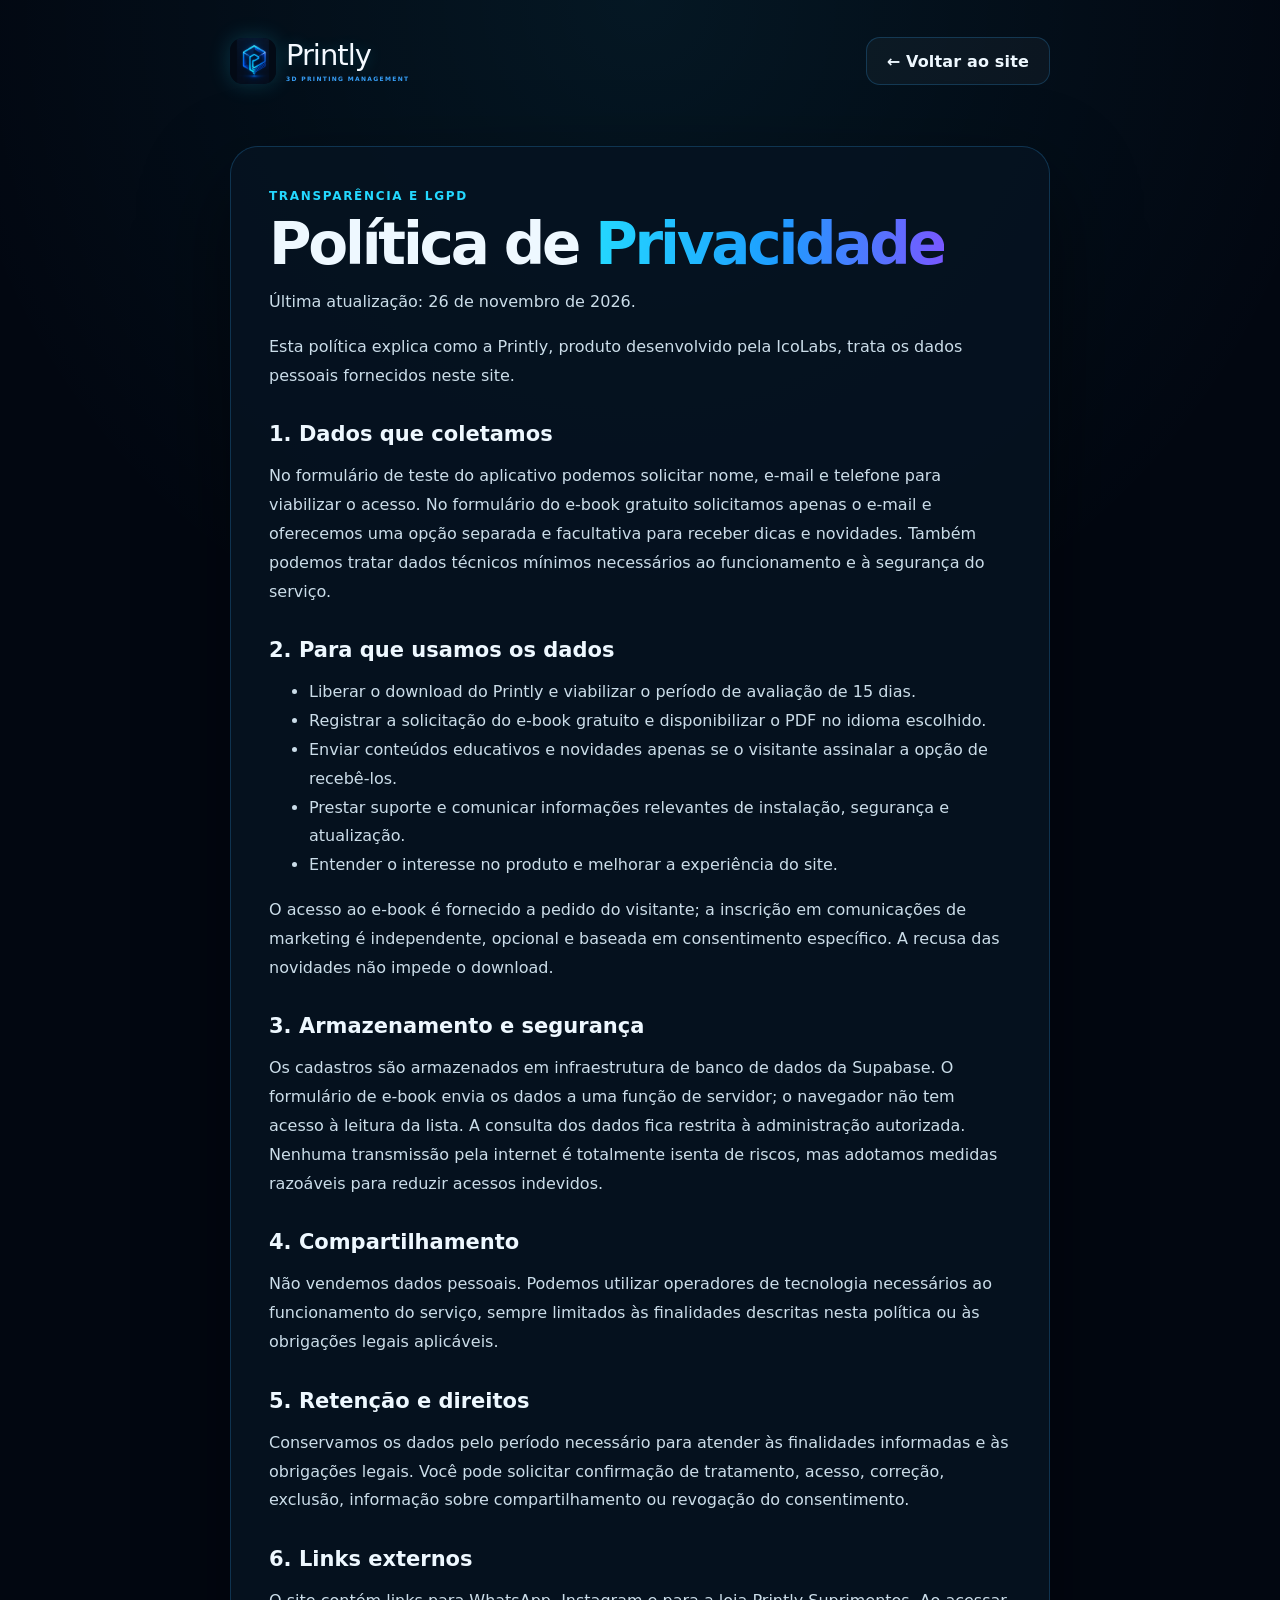
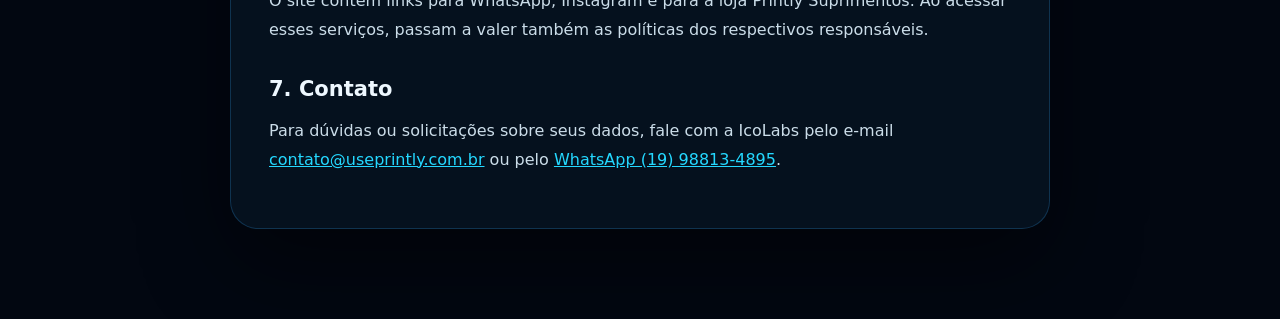
<file: privacidade.html>
<!doctype html>
<html lang="pt-BR">
<head>
  <meta charset="utf-8">
  <meta name="viewport" content="width=device-width,initial-scale=1">
  <title>Política de Privacidade | Printly</title>
  <meta name="description" content="Saiba como a Printly trata os dados informados no download e nos canais de contato.">
  <meta name="robots" content="index,follow">
  <link rel="canonical" href="https://useprintly.com.br/privacidade.html">
  <link rel="icon" href="assets/img/favicon.png">
  <link rel="stylesheet" href="assets/css/styles.css?v=20260909-2">
</head>
<body class="legal-page">
  <main class="legal-wrap">
    <div class="legal-top">
      <a class="brand" href="index.html" aria-label="Voltar ao início"><img src="assets/img/favicon.png" width="256" height="256" alt=""><span class="brand-wordmark"><b>Printly</b><small>3D PRINTING MANAGEMENT</small></span></a>
      <a class="btn btn-ghost" href="index.html">← Voltar ao site</a>
    </div>
    <article class="legal-content">
      <span class="section-kicker">TRANSPARÊNCIA E LGPD</span>
      <h1>Política de <span>Privacidade</span></h1>
      <p class="legal-date">Última atualização: 26 de novembro de 2026.</p>
      <p>Esta política explica como a Printly, produto desenvolvido pela IcoLabs, trata os dados pessoais fornecidos neste site.</p>
      <h2>1. Dados que coletamos</h2>
      <p>No formulário de teste do aplicativo podemos solicitar nome, e-mail e telefone para viabilizar o acesso. No formulário do e-book gratuito solicitamos apenas o e-mail e oferecemos uma opção separada e facultativa para receber dicas e novidades. Também podemos tratar dados técnicos mínimos necessários ao funcionamento e à segurança do serviço.</p>
      <h2>2. Para que usamos os dados</h2>
      <ul>
        <li>Liberar o download do Printly e viabilizar o período de avaliação de 15 dias.</li>
        <li>Registrar a solicitação do e-book gratuito e disponibilizar o PDF no idioma escolhido.</li>
        <li>Enviar conteúdos educativos e novidades apenas se o visitante assinalar a opção de recebê-los.</li>
        <li>Prestar suporte e comunicar informações relevantes de instalação, segurança e atualização.</li>
        <li>Entender o interesse no produto e melhorar a experiência do site.</li>
      </ul>
      <p>O acesso ao e-book é fornecido a pedido do visitante; a inscrição em comunicações de marketing é independente, opcional e baseada em consentimento específico. A recusa das novidades não impede o download.</p>
      <h2>3. Armazenamento e segurança</h2>
      <p>Os cadastros são armazenados em infraestrutura de banco de dados da Supabase. O formulário de e-book envia os dados a uma função de servidor; o navegador não tem acesso à leitura da lista. A consulta dos dados fica restrita à administração autorizada. Nenhuma transmissão pela internet é totalmente isenta de riscos, mas adotamos medidas razoáveis para reduzir acessos indevidos.</p>
      <h2>4. Compartilhamento</h2>
      <p>Não vendemos dados pessoais. Podemos utilizar operadores de tecnologia necessários ao funcionamento do serviço, sempre limitados às finalidades descritas nesta política ou às obrigações legais aplicáveis.</p>
      <h2>5. Retenção e direitos</h2>
      <p>Conservamos os dados pelo período necessário para atender às finalidades informadas e às obrigações legais. Você pode solicitar confirmação de tratamento, acesso, correção, exclusão, informação sobre compartilhamento ou revogação do consentimento.</p>
      <h2>6. Links externos</h2>
      <p>O site contém links para WhatsApp, Instagram e para a loja Printly Suprimentos. Ao acessar esses serviços, passam a valer também as políticas dos respectivos responsáveis.</p>
      <h2>7. Contato</h2>
      <p>Para dúvidas ou solicitações sobre seus dados, fale com a IcoLabs pelo e-mail <a href="mailto:contato@useprintly.com.br">contato@useprintly.com.br</a> ou pelo <a href="https://wa.me/5519988134895" target="_blank" rel="noopener">WhatsApp (19) 98813-4895</a>.</p>
    </article>
  </main>
</body>
</html>
</file>
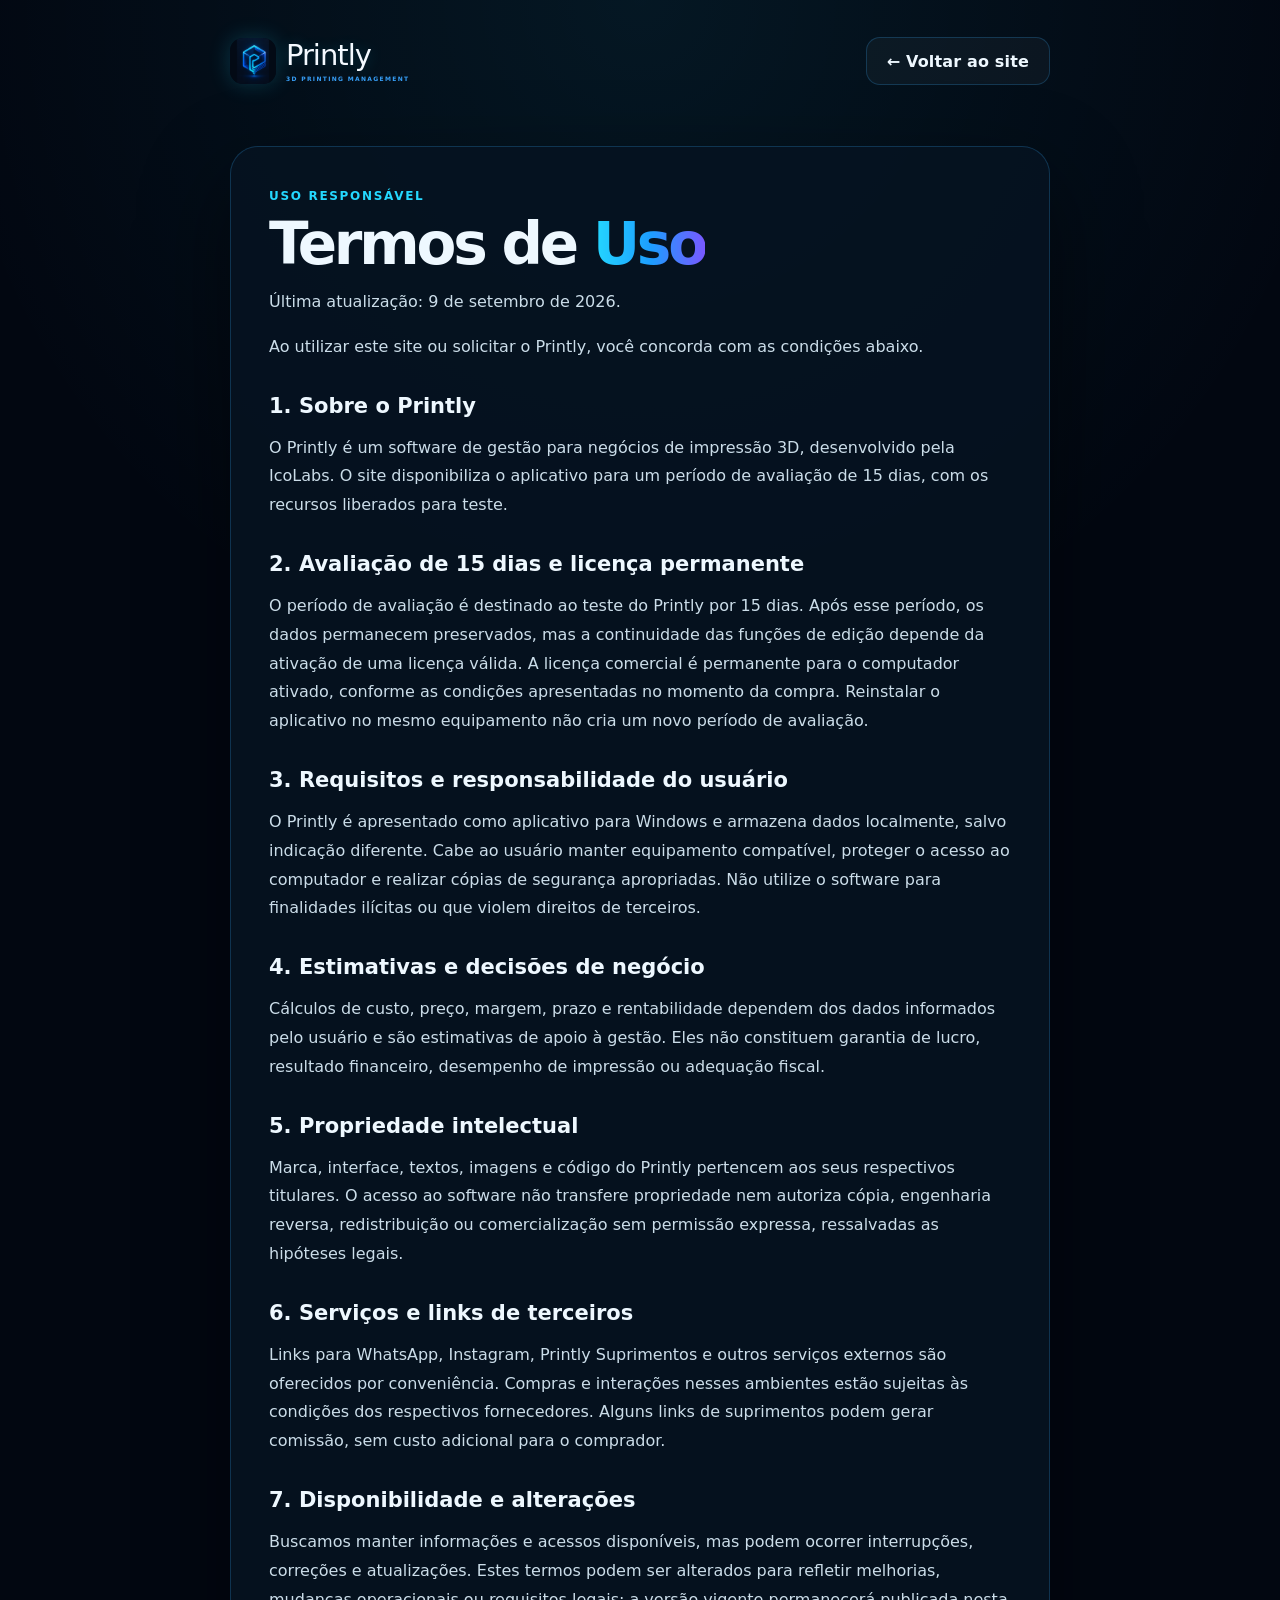
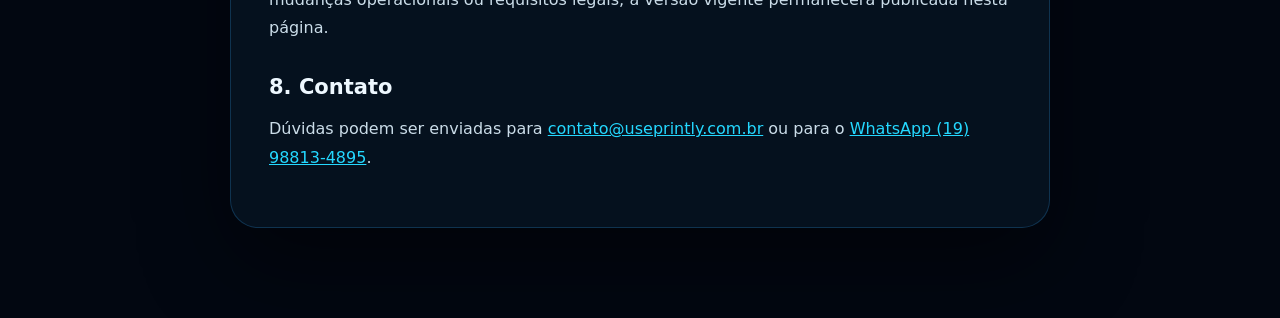
<file: termos.html>
<!doctype html>
<html lang="pt-BR">
<head>
  <meta charset="utf-8">
  <meta name="viewport" content="width=device-width,initial-scale=1">
  <title>Termos de Uso | Printly</title>
  <meta name="description" content="Condições de uso do site e do software Printly.">
  <meta name="robots" content="index,follow">
  <link rel="canonical" href="https://useprintly.com.br/termos.html">
  <link rel="icon" href="assets/img/favicon.png">
  <link rel="stylesheet" href="assets/css/styles.css?v=20260909-2">
</head>
<body class="legal-page">
  <main class="legal-wrap">
    <div class="legal-top">
      <a class="brand" href="index.html" aria-label="Voltar ao início"><img src="assets/img/favicon.png" width="256" height="256" alt=""><span class="brand-wordmark"><b>Printly</b><small>3D PRINTING MANAGEMENT</small></span></a>
      <a class="btn btn-ghost" href="index.html">← Voltar ao site</a>
    </div>
    <article class="legal-content">
      <span class="section-kicker">USO RESPONSÁVEL</span>
      <h1>Termos de <span>Uso</span></h1>
      <p class="legal-date">Última atualização: 9 de setembro de 2026.</p>
      <p>Ao utilizar este site ou solicitar o Printly, você concorda com as condições abaixo.</p>
      <h2>1. Sobre o Printly</h2>
      <p>O Printly é um software de gestão para negócios de impressão 3D, desenvolvido pela IcoLabs. O site disponibiliza o aplicativo para um período de avaliação de 15 dias, com os recursos liberados para teste.</p>
      <h2>2. Avaliação de 15 dias e licença permanente</h2>
      <p>O período de avaliação é destinado ao teste do Printly por 15 dias. Após esse período, os dados permanecem preservados, mas a continuidade das funções de edição depende da ativação de uma licença válida. A licença comercial é permanente para o computador ativado, conforme as condições apresentadas no momento da compra. Reinstalar o aplicativo no mesmo equipamento não cria um novo período de avaliação.</p>
      <h2>3. Requisitos e responsabilidade do usuário</h2>
      <p>O Printly é apresentado como aplicativo para Windows e armazena dados localmente, salvo indicação diferente. Cabe ao usuário manter equipamento compatível, proteger o acesso ao computador e realizar cópias de segurança apropriadas. Não utilize o software para finalidades ilícitas ou que violem direitos de terceiros.</p>
      <h2>4. Estimativas e decisões de negócio</h2>
      <p>Cálculos de custo, preço, margem, prazo e rentabilidade dependem dos dados informados pelo usuário e são estimativas de apoio à gestão. Eles não constituem garantia de lucro, resultado financeiro, desempenho de impressão ou adequação fiscal.</p>
      <h2>5. Propriedade intelectual</h2>
      <p>Marca, interface, textos, imagens e código do Printly pertencem aos seus respectivos titulares. O acesso ao software não transfere propriedade nem autoriza cópia, engenharia reversa, redistribuição ou comercialização sem permissão expressa, ressalvadas as hipóteses legais.</p>
      <h2>6. Serviços e links de terceiros</h2>
      <p>Links para WhatsApp, Instagram, Printly Suprimentos e outros serviços externos são oferecidos por conveniência. Compras e interações nesses ambientes estão sujeitas às condições dos respectivos fornecedores. Alguns links de suprimentos podem gerar comissão, sem custo adicional para o comprador.</p>
      <h2>7. Disponibilidade e alterações</h2>
      <p>Buscamos manter informações e acessos disponíveis, mas podem ocorrer interrupções, correções e atualizações. Estes termos podem ser alterados para refletir melhorias, mudanças operacionais ou requisitos legais; a versão vigente permanecerá publicada nesta página.</p>
      <h2>8. Contato</h2>
      <p>Dúvidas podem ser enviadas para <a href="mailto:contato@useprintly.com.br">contato@useprintly.com.br</a> ou para o <a href="https://wa.me/5519988134895" target="_blank" rel="noopener">WhatsApp (19) 98813-4895</a>.</p>
    </article>
  </main>
</body>
</html>
</file>
<file: assets/css/styles.css>
:root{
  --bg:#020711;
  --bg-2:#06101d;
  --panel:#071627;
  --panel-2:#0a1c31;
  --text:#eef8ff;
  --muted:#8faec5;
  --cyan:#24d8ff;
  --blue:#1388ff;
  --violet:#7055ff;
  --green:#47e89e;
  --yellow:#ffca3a;
  --red:#ff4d67;
  --line:rgba(53,173,255,.22);
  --line-strong:rgba(44,190,255,.46);
  --shadow:0 34px 90px rgba(0,0,0,.48);
  --max:1240px;
}
*{box-sizing:border-box}
html{scroll-behavior:smooth}
body{margin:0;background:var(--bg);color:var(--text);font-family:Inter,ui-sans-serif,system-ui,-apple-system,"Segoe UI",Arial,sans-serif;overflow-x:hidden}
a{color:inherit;text-decoration:none}
button{font:inherit}
img{display:block;max-width:100%}
svg{fill:none;stroke:currentColor;stroke-width:1.8;stroke-linecap:round;stroke-linejoin:round}
.container{width:min(var(--max),calc(100% - 40px));margin:0 auto;position:relative;z-index:2}
.section{padding:100px 0}
#particles{position:fixed;inset:0;width:100%;height:100%;z-index:0;pointer-events:none;opacity:.62}
.page-noise{position:fixed;inset:0;z-index:0;pointer-events:none;opacity:.22;background-image:radial-gradient(rgba(255,255,255,.08) .5px,transparent .6px);background-size:5px 5px;mask-image:linear-gradient(to bottom,black,transparent 90%)}
.cursor-glow{position:fixed;width:420px;height:420px;border-radius:50%;pointer-events:none;z-index:0;transform:translate(-50%,-50%);background:radial-gradient(circle,rgba(27,165,255,.09),transparent 66%);filter:blur(4px)}
.nav-shell{position:sticky;top:0;z-index:100;background:rgba(2,7,17,.78);backdrop-filter:blur(20px);border-bottom:1px solid rgba(255,255,255,.06)}
.nav{height:76px;display:flex;align-items:center;justify-content:space-between;gap:24px}
.brand{width:auto;min-width:196px;height:58px;display:inline-flex;align-items:center;gap:10px;overflow:visible}
.brand img{width:46px;height:46px;flex:0 0 auto;object-fit:cover;border-radius:13px;box-shadow:0 0 22px rgba(36,216,255,.2)}
.brand-wordmark{display:flex;flex-direction:column;line-height:1}.brand-wordmark b{font-size:29px;font-weight:500;letter-spacing:-.035em;color:#f4f9ff;text-shadow:0 0 15px rgba(36,216,255,.2)}.brand-wordmark small{margin-top:6px;color:#379ff7;font-size:6px;font-weight:800;letter-spacing:.22em;white-space:nowrap}
.nav-links{display:flex;align-items:center;gap:26px;color:var(--muted);font-size:14px;font-weight:650}
.nav-links a{transition:.2s ease}.nav-links a:hover{color:var(--text)}
.btn{display:inline-flex;align-items:center;justify-content:center;gap:10px;border-radius:14px;border:1px solid transparent;min-height:48px;padding:0 20px;font-weight:800;letter-spacing:.01em;transition:.22s ease;cursor:pointer}
.btn:hover{transform:translateY(-2px)}
.btn-primary{background:linear-gradient(135deg,var(--cyan),var(--blue) 52%,var(--violet));color:#02101b;box-shadow:0 14px 38px rgba(31,152,255,.22)}
.btn-ghost{background:rgba(255,255,255,.035);border-color:var(--line);color:var(--text)}
.btn-small{min-height:42px;padding:0 16px;font-size:13px}.btn-xl{min-height:56px;padding:0 24px}
.menu-button{display:none;background:none;border:0;color:white;width:44px;height:44px}.menu-button span{display:block;height:2px;background:currentColor;margin:6px;border-radius:999px}
.mobile-menu{display:none}
.hero{min-height:760px;padding:92px 0 88px;display:grid;grid-template-columns:1.02fr .98fr;gap:54px;align-items:center}
.eyebrow,.section-kicker{color:var(--cyan);font-size:12px;font-weight:900;letter-spacing:.14em;text-transform:uppercase}
.eyebrow{display:inline-flex;align-items:center;gap:10px;padding:10px 14px;border-radius:999px;background:rgba(36,216,255,.055);border:1px solid rgba(36,216,255,.2)}
.pulse{width:8px;height:8px;border-radius:50%;background:var(--green);box-shadow:0 0 18px var(--green)}
h1{font-size:clamp(48px,5.7vw,78px);line-height:.95;letter-spacing:-.055em;margin:22px 0 24px;max-width:780px}
h1 span,h2 span{background:linear-gradient(90deg,var(--cyan),#1d9dff 52%,#7858ff);-webkit-background-clip:text;background-clip:text;color:transparent}
.hero-text{font-size:18px;line-height:1.76;color:#b0c7d9;margin:0 0 12px;max-width:760px}.hero-text.secondary{color:var(--muted);font-size:16px}
.hero-actions{display:flex;gap:12px;flex-wrap:wrap;margin-top:28px}
.hero-proof{display:grid;grid-template-columns:repeat(3,1fr);gap:10px;margin-top:24px}
.hero-proof>div{display:flex;gap:10px;align-items:flex-start;padding:14px;border:1px solid rgba(255,255,255,.06);background:rgba(255,255,255,.025);border-radius:15px}
.mini-icon{color:var(--green);font-weight:900}.hero-proof p{margin:0;line-height:1.3}.hero-proof strong{display:block;font-size:12px}.hero-proof small{display:block;color:var(--muted);font-size:10px;margin-top:4px}
.hero-visual{position:relative;min-width:0}
.app-window{position:relative;border-radius:24px;background:#03101d;border:1px solid var(--line-strong);box-shadow:var(--shadow),0 0 60px rgba(20,144,255,.12);overflow:hidden}
.app-window-bar{height:38px;display:flex;align-items:center;gap:7px;padding:0 14px;border-bottom:1px solid rgba(255,255,255,.05);background:rgba(4,13,24,.96)}
.app-window-bar span{width:8px;height:8px;border-radius:50%;background:#254c6c}.app-window-bar em{margin-left:auto;color:#6f93ad;font-size:10px;font-style:normal}
.hero-screen{transform:perspective(1200px) rotateY(-4deg) rotateX(1.5deg)}
.hero-screen img{width:100%;aspect-ratio:1.87;object-fit:cover}
.screen-sheen{position:absolute;inset:38px 0 0;background:linear-gradient(120deg,transparent 10%,rgba(255,255,255,.04) 32%,transparent 46%);pointer-events:none}
.float-card{position:absolute;display:grid;grid-template-columns:38px 1fr;column-gap:10px;align-items:center;padding:13px 15px;border-radius:16px;background:rgba(5,18,32,.93);border:1px solid var(--line);box-shadow:0 18px 48px rgba(0,0,0,.4);backdrop-filter:blur(12px);min-width:190px}
.float-card svg{grid-row:1/3;width:30px;height:30px;color:var(--cyan)}.float-card span{font-size:11px;color:var(--muted)}.float-card b{font-size:12px}.float-one{left:-22px;bottom:48px}.float-two{right:-18px;top:54px}
.section-heading{max-width:880px;margin-bottom:38px}.section-heading.centered{text-align:center;margin-left:auto;margin-right:auto}.section-heading h2,.split-copy h2,.price-copy h2,.brand-copy h2{font-size:clamp(36px,4.5vw,58px);line-height:1.03;letter-spacing:-.045em;margin:12px 0 16px}.section-heading p,.split-copy p,.price-copy p,.brand-copy p{color:var(--muted);font-size:16px;line-height:1.75}
.pain-band{padding:96px 0;background:linear-gradient(180deg,rgba(10,26,46,.62),rgba(3,9,18,.65));border-top:1px solid rgba(255,255,255,.05);border-bottom:1px solid rgba(255,255,255,.05)}
.pain-grid{display:grid;grid-template-columns:repeat(3,1fr);gap:16px}
.pain-card{padding:24px;border-radius:22px;background:linear-gradient(180deg,rgba(8,24,42,.78),rgba(5,16,29,.72));border:1px solid rgba(65,165,234,.13);transition:.22s ease}.pain-card:hover{transform:translateY(-4px);border-color:var(--line-strong)}
.pain-icon{width:46px;height:46px;border-radius:14px;display:grid;place-items:center;background:linear-gradient(135deg,rgba(36,216,255,.12),rgba(112,85,255,.12));border:1px solid var(--line);color:var(--cyan);margin-bottom:18px}.pain-icon svg{width:24px;height:24px}
.pain-quote{display:block;color:#fff;font-weight:850;font-size:17px;line-height:1.35;margin-bottom:10px}.pain-card p{margin:0;color:var(--muted);font-size:14px;line-height:1.7}
.pillar-grid{display:grid;grid-template-columns:repeat(3,1fr);gap:18px}.pillar-card{position:relative;padding:30px;border-radius:26px;background:radial-gradient(circle at top right,rgba(36,216,255,.08),transparent 35%),linear-gradient(180deg,#07182a,#04101d);border:1px solid var(--line);overflow:hidden}.pillar-card>svg{width:54px;height:54px;color:var(--cyan);margin:18px 0}.pillar-number{position:absolute;right:18px;top:16px;font-size:54px;font-weight:900;color:rgba(255,255,255,.035)}.pillar-card h3{margin:0 0 10px;font-size:23px}.pillar-card p{margin:0;color:var(--muted);line-height:1.7}
.money-section,.quote-section,.alerts-section,.bi-section{background:linear-gradient(180deg,rgba(6,19,34,.45),rgba(3,9,18,.65))}
.split-row{display:grid;grid-template-columns:1fr 1.08fr;gap:58px;align-items:center}.split-row.reverse{grid-template-columns:1.08fr 1fr}.split-row.reverse .split-screen{order:1}.split-row.reverse .split-copy{order:2}
.split-copy ul{padding:0;list-style:none}.check-list{display:grid;gap:10px;margin:22px 0 0}.check-list li{position:relative;padding-left:28px;color:#b9cede}.check-list li:before{content:"✓";position:absolute;left:0;color:var(--green);font-weight:900}
.split-screen{position:relative;border:1px solid var(--line);border-radius:24px;overflow:hidden;background:#04101d;box-shadow:var(--shadow)}.split-screen img{width:100%;height:auto}.screen-caption{display:flex;align-items:center;justify-content:space-between;padding:13px 16px;background:#061727;border-bottom:1px solid var(--line);font-size:12px;color:var(--muted)}.screen-caption b{color:var(--text)}
.cost-list{display:grid;grid-template-columns:1fr 1fr;gap:10px;margin-top:24px}.cost-list>div{display:flex;gap:12px;padding:13px;border-radius:15px;background:rgba(255,255,255,.025);border:1px solid rgba(255,255,255,.055)}.cost-list>div>span{color:var(--cyan);font-size:11px;font-weight:900}.cost-list p{margin:0;line-height:1.35}.cost-list strong{display:block;color:#fff;font-size:13px}.cost-list small{display:block;color:var(--muted);font-size:11px;margin-top:4px;line-height:1.5}
.quote-callout{margin-top:24px;padding:16px 18px;border-left:3px solid var(--cyan);background:rgba(36,216,255,.05);color:#d8ecfa;border-radius:0 14px 14px 0;font-weight:750;line-height:1.5}
.flow-section{background:radial-gradient(circle at 50% 50%,rgba(20,130,255,.08),transparent 45%)}
.flow-line{display:flex;align-items:stretch;justify-content:center;gap:10px;margin-top:34px}.flow-node{flex:1;max-width:200px;min-height:160px;display:flex;flex-direction:column;align-items:center;justify-content:center;text-align:center;padding:18px;border-radius:20px;background:#071726;border:1px solid var(--line)}.flow-node svg{width:36px;height:36px;color:var(--cyan);margin-bottom:12px}.flow-node b{font-size:14px}.flow-node small{font-size:11px;color:var(--muted);margin-top:5px}.flow-arrow{display:grid;place-items:center;color:#2f92c7;font-size:28px}
.mini-metrics{display:grid;grid-template-columns:1fr 1fr;gap:10px;margin-top:24px}.mini-metrics>div{padding:14px;border-radius:14px;background:rgba(255,255,255,.025);border:1px solid rgba(255,255,255,.055)}.mini-metrics b{display:block;font-size:13px}.mini-metrics small{display:block;color:var(--muted);font-size:11px;margin-top:4px}
.alert-list{display:grid;grid-template-columns:1fr 1fr;gap:10px;padding:0;list-style:none;margin-top:24px}.alert-list li{display:flex;align-items:center;gap:9px;padding:12px;border-radius:12px;background:rgba(255,255,255,.025);font-size:13px;color:#c2d5e3}.alert-list span{width:8px;height:8px;border-radius:50%}.critical{background:var(--red);box-shadow:0 0 10px rgba(255,77,103,.6)}.warning{background:var(--yellow);box-shadow:0 0 10px rgba(255,202,58,.45)}.info{background:var(--cyan);box-shadow:0 0 10px rgba(36,216,255,.45)}
.showcase{background:linear-gradient(180deg,#03101c,#061525 60%,#03101c)}
.gallery-tabs{display:flex;gap:8px;flex-wrap:wrap;justify-content:center;margin:0 auto 28px}.gallery-tabs button{padding:11px 17px;border-radius:999px;border:1px solid var(--line);background:rgba(255,255,255,.02);color:var(--muted);cursor:pointer;transition:.2s ease}.gallery-tabs button:hover,.gallery-tabs button.active{color:#fff;background:linear-gradient(135deg,rgba(36,216,255,.12),rgba(20,122,255,.15));border-color:var(--cyan)}
.gallery-stage{display:grid;grid-template-columns:.32fr .68fr;gap:24px;align-items:center}.stage-copy{padding:26px}.stage-number{color:var(--cyan);font-size:12px;font-weight:900;letter-spacing:.12em}.stage-copy h3{font-size:27px;line-height:1.15;margin:12px 0}.stage-copy p{color:var(--muted);line-height:1.7}.zoom-link{background:none;border:0;padding:0;color:var(--cyan);font-weight:800;cursor:pointer}.app-window.large img{width:100%;aspect-ratio:1.86;object-fit:cover}
.more-features{padding-top:110px}.feature-list{display:grid;grid-template-columns:1fr 1fr;gap:12px}.feature-row{display:flex;align-items:flex-start;gap:15px;padding:18px;border-radius:18px;border:1px solid rgba(255,255,255,.055);background:rgba(255,255,255,.022)}.feature-icon{width:44px;height:44px;flex:0 0 auto;border-radius:13px;display:grid;place-items:center;color:var(--cyan);background:rgba(36,216,255,.06);border:1px solid var(--line)}.feature-icon svg{width:22px;height:22px}.feature-row h3{margin:2px 0 6px;font-size:15px}.feature-row p{margin:0;color:var(--muted);line-height:1.55;font-size:12px}
.brand-card{display:grid;grid-template-columns:1fr 320px;gap:40px;align-items:center;padding:42px;border-radius:28px;border:1px solid var(--line);background:linear-gradient(135deg,rgba(9,28,49,.8),rgba(4,14,25,.88))}.brand-card>img{width:100%;height:auto;object-fit:contain;filter:drop-shadow(0 12px 28px rgba(0,145,255,.2))}.contact-links{display:flex;flex-wrap:wrap;gap:10px;margin-top:22px}.contact-links a{padding:11px 14px;border-radius:12px;border:1px solid var(--line);color:#ccefff;font-size:13px;background:rgba(36,216,255,.035)}
.faq-grid{max-width:880px;margin:0 auto;display:grid;gap:10px}.faq-grid details{border:1px solid rgba(255,255,255,.07);border-radius:16px;background:rgba(255,255,255,.022);padding:0 18px}.faq-grid summary{cursor:pointer;padding:18px 0;font-weight:800}.faq-grid p{color:var(--muted);line-height:1.7;margin:0 0 18px}
.price-section{padding:120px 0 130px;background:radial-gradient(circle at 75% 50%,rgba(112,85,255,.11),transparent 34%),linear-gradient(180deg,#020711,#06111d)}
.price-layout{display:grid;grid-template-columns:1fr .72fr;gap:58px;align-items:center}.final-benefits{display:grid;gap:10px;margin-top:26px}.final-benefits>div{display:flex;align-items:center;gap:10px;color:#c8dce9}.final-benefits svg{width:20px;height:20px;color:var(--green)}
.price-card{padding:32px;border-radius:28px;border:1px solid rgba(88,118,255,.48);background:linear-gradient(180deg,#081a2e,#061220);box-shadow:0 34px 90px rgba(0,0,0,.5),0 0 80px rgba(55,95,255,.11)}.price-card-top{display:flex;align-items:center;gap:14px}.price-card-top img{width:52px;height:52px;border-radius:14px}.price-card-top span{display:block;font-size:18px;font-weight:900}.price-card-top small{color:var(--muted)}
.price-value{text-align:center;padding:30px 0 20px}.price-value small,.price-value span{display:block;color:var(--muted);text-transform:uppercase;letter-spacing:.12em;font-size:10px;font-weight:800}.price-value strong{display:block;font-size:88px;line-height:.95;letter-spacing:-.06em;background:linear-gradient(90deg,#fff,var(--cyan),var(--violet));-webkit-background-clip:text;background-clip:text;color:transparent}.price-value sup{font-size:24px;vertical-align:top;position:relative;top:14px;margin-right:5px}.price-value em{font-size:42px;font-style:normal}.price-description{text-align:center;color:var(--muted);font-size:13px;margin:0 0 22px}.btn-buy{width:100%;min-height:62px;flex-direction:column;gap:2px}.btn-buy span{font-size:15px}.btn-buy b{font-size:11px}.email-link{display:block;text-align:center;color:#9dc4de;font-size:12px;margin-top:14px}
footer{border-top:1px solid rgba(255,255,255,.06);background:#01050b;padding:42px 0 20px}.footer-grid{display:grid;grid-template-columns:1.4fr .8fr .8fr 1fr;gap:30px}.footer-brand .brand{margin-bottom:5px}.footer-brand .brand img{width:46px;height:46px;object-fit:cover}.footer-brand p{color:var(--muted);font-size:12px}.footer-grid>div:not(.footer-brand){display:flex;flex-direction:column;gap:8px}.footer-grid strong{font-size:12px}.footer-grid a{color:var(--muted);font-size:12px}.footer-dev img{width:190px;height:auto;aspect-ratio:503/114;object-fit:contain;margin-top:5px;filter:drop-shadow(0 8px 18px rgba(0,145,255,.18))}.footer-bottom{margin-top:30px;padding-top:18px;border-top:1px solid rgba(255,255,255,.05);color:#56758d;font-size:11px}
.floating-wa{position:fixed;z-index:90;right:20px;bottom:20px;width:58px;height:58px;border-radius:50%;display:grid;place-items:center;background:#1fd26a;color:white;box-shadow:0 18px 46px rgba(0,0,0,.4)}.floating-wa svg{width:28px;height:28px;fill:currentColor;stroke:none}
.lightbox{position:fixed;inset:0;z-index:500;background:rgba(0,4,10,.92);display:none;place-items:center;padding:30px}.lightbox.open{display:grid}.lightbox img{max-width:min(96vw,1500px);max-height:88vh;border-radius:18px;border:1px solid var(--line);box-shadow:0 34px 100px rgba(0,0,0,.7)}.lightbox-close{position:absolute;top:18px;right:22px;width:46px;height:46px;border-radius:50%;border:1px solid var(--line);background:#081729;color:white;font-size:26px;cursor:pointer}
.reveal{opacity:0;transform:translateY(22px);transition:opacity .72s ease,transform .72s ease}.reveal.visible{opacity:1;transform:none}
@media(max-width:1100px){.hero{grid-template-columns:1fr;min-height:auto}.hero-copy{max-width:850px}.hero-visual{max-width:900px;margin:auto}.pain-grid{grid-template-columns:1fr 1fr}.split-row,.split-row.reverse{grid-template-columns:1fr}.split-row.reverse .split-screen,.split-row.reverse .split-copy{order:initial}.gallery-stage{grid-template-columns:1fr}.stage-copy{text-align:center}.price-layout{grid-template-columns:1fr}.brand-card{grid-template-columns:1fr 260px}}
@media(max-width:820px){.nav-links,.nav>.btn{display:none}.menu-button{display:block}.mobile-menu{position:absolute;left:0;right:0;top:76px;padding:14px 20px 20px;background:#03101c;border-bottom:1px solid var(--line);display:none;flex-direction:column;gap:8px}.mobile-menu.open{display:flex}.mobile-menu a:not(.btn){padding:12px;color:var(--muted)}.hero{padding-top:58px}.hero-proof{grid-template-columns:1fr}.pillar-grid{grid-template-columns:1fr}.flow-line{display:grid;grid-template-columns:1fr}.flow-node{max-width:none}.flow-arrow{transform:rotate(90deg)}.gallery-stage{display:block}.stage-copy{padding:0 0 18px}.feature-list{grid-template-columns:1fr}.brand-card{grid-template-columns:1fr}.brand-card>img{max-width:320px}.footer-grid{grid-template-columns:1fr 1fr}}
@media(max-width:620px){.container{width:min(var(--max),calc(100% - 20px))}.section{padding:72px 0}.nav{height:66px}.brand{width:145px;height:44px}.mobile-menu{top:66px}.hero{padding:46px 0 58px;gap:30px}h1{font-size:42px}.hero-text{font-size:16px}.hero-actions{display:grid}.btn-xl{width:100%}.float-card{display:none}.pain-band{padding:72px 0}.pain-grid{grid-template-columns:1fr}.section-heading h2,.split-copy h2,.price-copy h2,.brand-copy h2{font-size:35px}.cost-list{grid-template-columns:1fr}.alert-list{grid-template-columns:1fr}.mini-metrics{grid-template-columns:1fr}.gallery-tabs{justify-content:flex-start;overflow-x:auto;flex-wrap:nowrap;padding-bottom:4px}.gallery-tabs button{white-space:nowrap}.split-screen{border-radius:16px}.app-window-bar{height:31px}.app-window-bar em{font-size:8px}.brand-card{padding:24px}.price-card{padding:24px}.price-value strong{font-size:72px}.footer-grid{grid-template-columns:1fr}.floating-wa{width:54px;height:54px;right:14px;bottom:14px}}
@media(prefers-reduced-motion:reduce){html{scroll-behavior:auto}.reveal{opacity:1;transform:none;transition:none}.btn:hover,.pain-card:hover{transform:none}}

/* Planos, download e paginas legais */
.nav-links{gap:20px}.mobile-menu button{width:100%}
.plans-section{background:radial-gradient(circle at 50% 0,rgba(36,216,255,.08),transparent 42%),linear-gradient(180deg,#020711,#06111d)}
.plans-grid{display:grid;grid-template-columns:1fr 1fr;gap:20px;max-width:980px;margin:0 auto}
.plan-card{position:relative;padding:32px;border:1px solid var(--line);border-radius:28px;background:linear-gradient(180deg,rgba(9,28,49,.9),rgba(4,14,25,.94));box-shadow:0 26px 70px rgba(0,0,0,.28)}
.plan-complete{border-color:rgba(112,85,255,.48);background:radial-gradient(circle at 100% 0,rgba(112,85,255,.14),transparent 42%),linear-gradient(180deg,#0a1b30,#061220)}
.plan-badge{display:inline-flex;padding:7px 11px;border:1px solid rgba(71,232,158,.3);border-radius:999px;background:rgba(71,232,158,.07);color:var(--green);font-size:10px;font-weight:900;letter-spacing:.11em;text-transform:uppercase}
.plan-complete .plan-badge{border-color:rgba(112,85,255,.42);background:rgba(112,85,255,.1);color:#b8aaff}
.plan-head{display:flex;justify-content:space-between;align-items:flex-end;gap:18px;margin:20px 0 22px}.plan-head h3{font-size:30px;margin:0}.plan-price{font-size:38px;font-weight:900;letter-spacing:-.04em}.plan-price small{display:block;color:var(--muted);font-size:10px;letter-spacing:.04em;text-align:right}
.plan-card ul{display:grid;gap:12px;min-height:260px;padding:0;margin:0 0 24px;list-style:none}.plan-card li{position:relative;padding-left:26px;color:#bdd1df;line-height:1.45}.plan-card li:before{content:"✓";position:absolute;left:0;color:var(--green);font-weight:900}
.btn-plan{width:100%}.plan-note{display:block;margin-top:12px;color:var(--muted);font-size:11px;line-height:1.5;text-align:center}
.supply-callout{display:flex;align-items:center;justify-content:space-between;gap:28px;max-width:980px;margin:22px auto 0;padding:24px 28px;border:1px solid rgba(255,202,58,.25);border-radius:22px;background:rgba(255,202,58,.04)}.supply-callout h3{margin:0 0 6px;font-size:19px}.supply-callout p{margin:0;color:var(--muted);font-size:13px;line-height:1.55}
.free-link,.footer-grid button{border:0;background:none;color:#9dc4de;cursor:pointer}.free-link{display:block;width:100%;margin-top:14px;font-size:12px;text-align:center}.free-link:hover,.footer-grid button:hover{color:var(--cyan)}.footer-grid button{padding:0;font-size:12px;text-align:left}
.btn-free-card{width:100%;min-height:60px;margin-top:11px;padding:10px 18px;border-color:rgba(36,216,255,.34);background:linear-gradient(135deg,rgba(36,216,255,.09),rgba(19,136,255,.08));color:#eaf8ff;text-align:left}.btn-free-card>span:first-child{display:grid;place-items:center;width:31px;height:31px;flex:0 0 auto;border-radius:10px;background:rgba(36,216,255,.12);color:var(--cyan);font-size:18px}.btn-free-card>span:last-child{display:flex;flex-direction:column;gap:3px}.btn-free-card b{font-size:13px}.btn-free-card small{color:var(--muted);font-size:10px;font-weight:600}.btn-free-card:hover{border-color:var(--cyan);background:linear-gradient(135deg,rgba(36,216,255,.14),rgba(112,85,255,.12))}
.footer-grid .footer-download{display:inline-flex;align-items:center;justify-content:flex-start;gap:8px;width:max-content;max-width:100%;margin-top:4px;padding:9px 12px;border:1px solid rgba(36,216,255,.28);border-radius:10px;background:rgba(36,216,255,.06);color:#cdeeff;font-weight:750}.footer-grid .footer-download:hover{border-color:var(--cyan);background:rgba(36,216,255,.11);color:#fff}.footer-download span{color:var(--cyan);font-size:15px}.nav-download span{font-size:16px}
.nav-tools{display:flex;align-items:center;gap:12px}.language-switcher,.footer-languages,.mobile-languages{display:flex;align-items:center;gap:3px;padding:3px;border:1px solid rgba(255,255,255,.08);border-radius:10px;background:rgba(255,255,255,.025)}.language-switcher a,.footer-languages a,.mobile-languages a{display:grid;place-items:center;min-width:28px;height:26px;padding:0 6px;border-radius:7px;color:#7898af;font-size:10px;font-weight:900}.language-switcher a:hover,.language-switcher a.active,.footer-languages a:hover,.footer-languages a.active,.mobile-languages a.active{background:rgba(36,216,255,.11);color:var(--cyan)}.mobile-languages{display:none}
.platform-availability{display:grid;grid-template-columns:1fr 1fr 1.35fr;gap:9px;margin-top:20px}.platform-card,.manual-card{min-height:66px;display:flex;align-items:center;gap:12px;padding:11px 13px;border:1px solid rgba(255,255,255,.075);border-radius:15px;background:rgba(255,255,255,.025)}.platform-card svg{width:34px;height:34px;flex:0 0 auto}.platform-card span,.manual-card>span:last-child{display:flex;flex-direction:column;gap:4px}.platform-card b,.manual-card b{font-size:12px}.platform-card small,.manual-card small{color:var(--muted);font-size:9px;line-height:1.4}.platform-card.available{border-color:rgba(0,164,239,.2);background:rgba(0,164,239,.045)}.platform-card.coming{filter:grayscale(1);opacity:.62}.apple-logo{color:#d9e2e9}.manual-card{border-color:rgba(112,85,255,.2);background:rgba(112,85,255,.045)}.manual-icon{width:34px;height:34px;flex:0 0 auto;display:grid;place-items:center;border:1px solid rgba(112,85,255,.35);border-radius:11px;color:#b8aaff;font-size:17px;font-weight:900}.manual-card a{color:#b9ddf5;text-decoration:underline;text-underline-offset:2px}.manual-card a:hover{color:var(--cyan)}.language-support{display:flex;align-items:center;gap:8px;margin-top:10px;color:#698aa1;font-size:10px}.language-support span{color:var(--cyan);font-size:16px}.footer-languages{width:max-content;margin-top:6px}
.download-modal{position:fixed;inset:0;z-index:700;display:none;place-items:center;padding:22px;background:rgba(0,4,10,.88);backdrop-filter:blur(12px)}.download-modal.open{display:grid}
.download-dialog{position:relative;width:min(100%,540px);max-height:calc(100vh - 44px);overflow:auto;padding:34px;border:1px solid var(--line-strong);border-radius:28px;background:radial-gradient(circle at 100% 0,rgba(36,216,255,.1),transparent 35%),#061321;box-shadow:0 38px 110px rgba(0,0,0,.7)}
.download-close{position:absolute;top:14px;right:14px;width:40px;height:40px;border:1px solid var(--line);border-radius:50%;background:rgba(255,255,255,.03);color:#fff;font-size:24px;cursor:pointer}.download-icon{width:54px;height:54px;margin-bottom:18px;overflow:hidden;border-radius:15px;border:1px solid var(--line)}.download-icon img{width:100%;height:100%;object-fit:cover}
.download-dialog .section-kicker{display:block;margin-bottom:7px}.download-dialog h2{margin:0 0 10px;font-size:32px;line-height:1.05;letter-spacing:-.035em}.download-dialog>p{margin:0 0 22px;color:var(--muted);font-size:14px;line-height:1.65}
#downloadForm{display:grid;gap:13px}#downloadForm>label:not(.consent-check){display:grid;gap:7px;color:#cce0ee;font-size:12px;font-weight:750}#downloadForm input[type="text"],#downloadForm input[type="email"],#downloadForm input[type="tel"]{width:100%;min-height:48px;padding:0 14px;border:1px solid rgba(86,158,207,.28);border-radius:12px;outline:none;background:#04101c;color:#fff}#downloadForm input:focus{border-color:var(--cyan);box-shadow:0 0 0 3px rgba(36,216,255,.09)}#downloadForm input:user-invalid{border-color:rgba(255,77,103,.75);box-shadow:0 0 0 3px rgba(255,77,103,.08)}.field-hint{color:#6889a0;font-size:10px;font-weight:500;line-height:1.35}
.consent-check{display:grid;grid-template-columns:18px 1fr;gap:10px;align-items:start;color:var(--muted);font-size:11px;line-height:1.55}.consent-check input{width:16px;height:16px;margin:2px 0 0;accent-color:var(--cyan)}.consent-check a{color:var(--cyan);text-decoration:underline}.download-submit{width:100%;margin-top:3px}.download-submit:disabled{opacity:.62;cursor:wait}.download-status{display:none;padding:12px;border-radius:11px;font-size:12px;line-height:1.5}.download-status.success{display:block;color:#baf7d8;background:rgba(71,232,158,.08);border:1px solid rgba(71,232,158,.24)}.download-status.error{display:block;color:#ffd0d7;background:rgba(255,77,103,.08);border:1px solid rgba(255,77,103,.24)}.download-status a{color:inherit;text-decoration:underline}.download-assurance{display:block;margin-top:14px;color:#6f93ad;font-size:10px;text-align:center}
.legal-page{min-height:100vh;background:radial-gradient(circle at 50% 0,rgba(36,216,255,.08),transparent 35%),var(--bg)}.legal-wrap{width:min(820px,calc(100% - 40px));margin:0 auto;padding:32px 0 90px}.legal-top{display:flex;align-items:center;justify-content:space-between;gap:20px;margin-bottom:56px}.legal-top .brand{display:flex}.legal-content{padding:38px;border:1px solid var(--line);border-radius:28px;background:rgba(6,19,33,.86);box-shadow:var(--shadow)}.legal-content h1{margin:12px 0 14px;font-size:clamp(38px,6vw,58px)}.legal-content h2{margin:32px 0 10px;font-size:21px}.legal-content p,.legal-content li{color:#adc3d3;line-height:1.75}.legal-content a{color:var(--cyan);text-decoration:underline}.legal-date{color:var(--muted);font-size:12px}
@media(max-width:1100px){.nav-links{gap:12px;font-size:11px}.brand{min-width:166px}.brand img{width:39px;height:39px}.brand-wordmark b{font-size:23px}.nav-tools{gap:7px}.nav-download{padding:0 12px}.platform-availability{grid-template-columns:1fr 1fr}.manual-card{grid-column:1/-1}}
@media(max-width:820px){.plans-grid{grid-template-columns:1fr}.plan-card ul{min-height:auto}.supply-callout{align-items:flex-start;flex-direction:column}.nav .brand{min-width:196px}.nav .brand img{width:46px;height:46px}.nav .brand-wordmark b{font-size:29px}.nav-tools{display:none}.mobile-languages{display:flex;margin-top:5px}.mobile-languages a{flex:1;min-height:34px}.platform-availability{grid-template-columns:1fr 1fr}.manual-card{grid-column:1/-1}}
@media(max-width:620px){.plan-card{padding:24px}.plan-head{align-items:flex-start;flex-direction:column}.plan-price small{text-align:left}.supply-callout{padding:22px}.download-dialog{padding:26px 20px}.download-dialog h2{font-size:28px}.legal-wrap{width:min(100% - 20px,820px);padding-top:18px}.legal-top{margin-bottom:28px}.legal-content{padding:26px 20px}.legal-top .btn{padding:0 13px}.nav .brand{min-width:172px}.nav .brand img{width:40px;height:40px}.nav .brand-wordmark b{font-size:25px}.brand-wordmark small{font-size:5px}.footer-brand .brand{min-width:176px}.platform-availability{grid-template-columns:1fr}.manual-card{grid-column:auto}.platform-card,.manual-card{min-height:61px}.language-support{align-items:flex-start;line-height:1.4}}
.manual-icon{font-size:0}.manual-icon svg{width:19px;height:19px;fill:none;stroke:currentColor;stroke-width:1.8;stroke-linecap:round;stroke-linejoin:round}

/* Modelo comercial: teste completo + licença única */
.plans-grid.single-plan{grid-template-columns:minmax(0,1fr);max-width:820px}
.single-plan .plan-card ul{min-height:auto;grid-template-columns:repeat(2,minmax(0,1fr))}
.plan-actions{display:grid;grid-template-columns:1fr 1fr;gap:12px;margin-top:6px}.plan-actions .btn{width:100%}
@media(max-width:620px){.single-plan .plan-card ul,.plan-actions{grid-template-columns:1fr}}


/* Match macOS Intel card contrast to the Windows card; reserve focus visibility. */
.platform-card.mac-available,
.hero .hero-support-panel .platform-card.mac-available {
  color: #d8e6f0;
  text-decoration: none;
  cursor: pointer;
  border-color: rgba(77, 146, 194, .26);
  background: linear-gradient(135deg, rgba(12, 33, 58, .8), rgba(8, 27, 48, .88));
  box-shadow: inset 0 1px 0 rgba(255, 255, 255, .025);
  opacity: 1;
  filter: none;
}
.platform-card.mac-available .apple-logo {
  color: #d8e6f0;
  filter: none;
}
.platform-card.mac-available small { color: #91aec4; }
.platform-card.mac-available:hover,
.hero .hero-support-panel .platform-card.mac-available:hover {
  border-color: rgba(87, 174, 226, .4);
  background: linear-gradient(135deg, rgba(17, 43, 73, .9), rgba(10, 30, 53, .92));
  box-shadow: inset 0 1px 0 rgba(255, 255, 255, .035), 0 0 12px rgba(36, 140, 210, .08);
}
.platform-card.mac-available:focus-visible {
  outline: 2px solid #88efff;
  outline-offset: 3px;
}

/* Printly downloads: preserve the hero grid when Mac is a button. */
.hero .hero-support-panel .platform-card.mac-available{width:100%;font:inherit;text-align:left;cursor:pointer;appearance:none;-webkit-appearance:none}
.mac-faq-action{display:inline;border:0;padding:0;background:none;color:var(--cyan);text-decoration:underline;font:inherit;cursor:pointer}
.mac-faq-action:hover,.mac-faq-action:focus-visible{color:#bff9ff}
#downloadForm select{width:100%;min-height:48px;padding:0 14px;border:1px solid rgba(86,158,207,.28);border-radius:12px;outline:0;background:#04101c;color:#fff;font:inherit;font-size:14px}
#downloadForm select:focus{border-color:var(--cyan);box-shadow:0 0 0 3px rgba(36,216,255,.09)}

/* PREVIEW 2026-11-26: legibilidade e acessibilidade sem mudar o layout.
   Preservar vídeo, calculadora, cards e CTA existentes. */
.hero-text{color:#d5e7f5;text-shadow:0 2px 12px rgba(0,8,18,.72)}
.hero-text.secondary{color:#bbd3e5;text-shadow:0 2px 12px rgba(0,8,18,.72)}
.split-copy p,.price-copy p,.section-heading p{color:#c2d8e9}
.faq-grid details{background:rgba(4,18,35,.91);border-color:rgba(74,161,218,.28)}
.faq-grid details summary{color:#eaf7ff}
.faq-grid details p{color:#c8deef}
a:focus-visible,button:focus-visible,summary:focus-visible,input:focus-visible,select:focus-visible,textarea:focus-visible{outline:2px solid #5de5ff;outline-offset:3px}
@media(prefers-reduced-motion:reduce){.reveal,.reveal.visible{transition:none!important;transform:none!important;opacity:1!important}}

/* Printly 2026 · Premium CTA design system and educational guide preview */
.btn.printly-cta-primary,
.hero-actions .btn.printly-cta-primary,
.nav .btn.printly-cta-primary,
.mobile-menu .btn.printly-cta-primary{
  display:inline-flex!important;align-items:center!important;justify-content:center!important;gap:10px!important;
  min-height:46px!important;padding:12px 19px!important;
  border:1px solid #3fafe7!important;border-radius:11px!important;
  background:linear-gradient(135deg,#0875ba 0%,#0b94d4 54%,#086db0 100%)!important;
  color:#fff!important;font-weight:730!important;font-size:13px!important;
  letter-spacing:.005em!important;text-align:center!important;line-height:1.28!important;
  box-shadow:inset 0 1px rgba(255,255,255,.21),0 5px 18px rgba(0,111,195,.17)!important;
  text-shadow:none!important;white-space:normal!important;
  transition:background .2s ease,box-shadow .2s ease,transform .2s ease!important;
}
.btn.printly-cta-primary svg,.btn.printly-cta-secondary svg{width:16px!important;height:16px!important;flex-shrink:0}
.btn.printly-cta-primary:not(:disabled):hover{background:linear-gradient(135deg,#0b86c8,#13aae1)!important;transform:translateY(-1px);box-shadow:inset 0 1px rgba(255,255,255,.22),0 8px 23px rgba(0,118,208,.23)!important}
.btn.printly-cta-secondary,.supply-callout .btn.printly-cta-secondary{
  display:inline-flex!important;align-items:center!important;justify-content:center!important;gap:10px!important;
  min-height:43px!important;padding:10px 17px!important;border-radius:10px!important;
  border:1px solid rgba(82,176,225,.33)!important;background:rgba(9,30,52,.88)!important;
  color:#d6eafa!important;font-size:13px!important;font-weight:650!important;box-shadow:none!important;
  text-shadow:none!important;line-height:1.32!important;
}
.btn.printly-cta-secondary:hover,.supply-callout .btn.printly-cta-secondary:hover{
  background:#123b5b!important;border-color:rgba(107,213,246,.69)!important;color:#fff!important
}
.btn.printly-cta-primary:focus-visible,.btn.printly-cta-secondary:focus-visible{outline:2px solid #b1f2ff!important;outline-offset:3px!important}
.btn.printly-cta-primary:disabled{opacity:.65!important;filter:saturate(.65)!important;box-shadow:none!important;cursor:not-allowed!important}
.supply-callout .printly-supplies-action{max-width:260px!important;flex-shrink:0!important}
.printly-ebook-preview{position:relative;isolation:isolate;padding:clamp(64px,7vw,105px) 0;background:linear-gradient(180deg,#06182c 0%,#04111f 100%);border-block:1px solid rgba(66,175,227,.12)}
.printly-ebook-shell{display:grid;grid-template-columns:minmax(240px,.82fr) minmax(0,1.18fr);align-items:center;gap:clamp(32px,6vw,95px);max-width:1120px}
.printly-ebook-cover{position:relative;display:flex;flex-direction:column;justify-content:space-between;min-height:460px;max-width:360px;aspect-ratio:3/4;overflow:hidden;padding:27px;border-radius:14px;
  border:1px solid rgba(82,211,242,.33);background:radial-gradient(circle at 62% 38%,rgba(23,141,203,.34),transparent 46%),linear-gradient(145deg,#092b45,#071524 64%,#02101f);
  box-shadow:15px 24px 50px rgba(0,0,0,.33),inset 0 1px rgba(255,255,255,.08);transform:rotate(-2deg)}
.printly-ebook-cover::before{content:"";position:absolute;inset:0;pointer-events:none;background:linear-gradient(90deg,rgba(255,255,255,.04),transparent 5%),repeating-linear-gradient(0deg,transparent 0 28px,rgba(34,180,227,.03) 29px 30px)}
.printly-ebook-cover-top,.printly-ebook-cover-foot,.printly-ebook-cover-body{position:relative;z-index:1}
.printly-ebook-cover-top{display:flex;align-items:center;gap:7px;color:#e6f7ff;font-size:18px;letter-spacing:-.03em}
.printly-ebook-symbol{color:#21ddfa;font-size:30px}
.printly-ebook-issue{margin-left:auto;color:#94cbdc;font-size:10px;letter-spacing:.13em}
.printly-ebook-cover-art{position:absolute;inset:30% -15% auto 35%;height:140px;transform:rotate(-26deg);opacity:.65}
.printly-ebook-cover-art span{display:block;height:42px;margin-bottom:10px;border:1px solid rgba(39,217,246,.4);transform:skewX(-18deg);background:linear-gradient(90deg,rgba(14,121,179,.43),transparent)}
.printly-ebook-cover-body{margin-top:auto}
.printly-ebook-cover-body small{display:block;color:#24dcf7;font-size:10px;font-weight:800;letter-spacing:.13em;margin-bottom:14px}
.printly-ebook-cover-body strong{display:block;color:#f0fbff;font-size:clamp(24px,2.8vw,35px);line-height:1.08;letter-spacing:-.035em}
.printly-ebook-cover-body p{color:#b9d7e8;font-size:12px;line-height:1.5;margin:18px 0 0}
.printly-ebook-cover-foot{padding-top:22px;color:#73bcd7;font-size:9px;font-weight:800;letter-spacing:.19em;border-top:1px solid rgba(72,202,235,.25);margin-top:30px}
.printly-ebook-copy{min-width:0}
.printly-ebook-copy h2{max-width:680px;font-size:clamp(29px,3.2vw,46px);line-height:1.11;letter-spacing:-.037em;margin:16px 0;color:#eff9ff}
.printly-ebook-copy h2 span{color:#38d8f1}
.printly-ebook-copy>p{max-width:660px;color:#c2d8e8;font-size:15px;line-height:1.7}
.printly-ebook-benefits{display:grid;gap:12px;margin:24px 0 28px;padding:0;list-style:none}
.printly-ebook-benefits li{display:flex;align-items:flex-start;gap:11px;color:#dceef8;font-size:14px;line-height:1.5}
.printly-ebook-benefits li span{flex:none;color:#30dfbb;font-weight:900}
.printly-ebook-form-preview{padding:20px;border-radius:15px;background:#071e34;border:1px solid rgba(84,179,232,.24)}
.printly-ebook-label{display:block;margin-bottom:10px;color:#cce6f4;font-size:12px;font-weight:730}
.printly-ebook-fields{display:flex;gap:10px;align-items:stretch}
.printly-ebook-fields input{min-width:0;flex:1;background:#061222;border:1px solid #30536d;color:#eaf8ff;padding:11px 14px;border-radius:10px;min-height:47px;font-size:14px}
.printly-ebook-fields .btn{flex:0 0 auto;max-width:240px}
.printly-ebook-form-preview small{display:block;margin-top:10px;color:#9ab6c9;font-size:11px;line-height:1.5}
@media(max-width:800px){.printly-ebook-shell{grid-template-columns:1fr;gap:30px}.printly-ebook-cover{width:min(100%,260px);min-height:340px;justify-self:center;transform:rotate(-1deg);padding:22px}.printly-ebook-cover-body strong{font-size:26px}.printly-ebook-preview{padding:52px 0}.printly-ebook-copy h2{font-size:clamp(29px,6.3vw,37px)}}
@media(max-width:540px){.printly-ebook-fields{flex-direction:column}.printly-ebook-fields .btn{max-width:none;width:100%}.printly-ebook-form-preview{padding:15px}.printly-ebook-copy>p{font-size:14px}.printly-ebook-benefits li{font-size:13px}.supply-callout .printly-supplies-action{max-width:none!important;width:100%}}

/* Accessible ebook lead capture controls (PT/EN/ES) */
.printly-ebook-form .printly-ebook-optin{display:flex;align-items:flex-start;gap:10px;margin:14px 0 9px;cursor:pointer;color:#bed5e5;font-size:12px;line-height:1.55;font-weight:450}
.printly-ebook-form .printly-ebook-optin input{appearance:auto;accent-color:#27c8e7;min-width:16px;width:16px;height:16px;min-height:16px;margin:1px 0 0;flex:0 0 16px;padding:0;border:0}
.printly-ebook-form .printly-ebook-optin span{flex:1}
.printly-ebook-form small a{color:#9feaff;text-decoration:underline;text-underline-offset:2px}
.printly-ebook-form .printly-ebook-status{margin:9px 0 0;min-height:1px;font-size:12px;line-height:1.6;color:#a6ecff}
.printly-ebook-form .printly-ebook-status:empty{display:none}
.printly-ebook-form .printly-ebook-status .printly-ebook-direct{color:#fff;text-decoration:underline;font-weight:750}
.printly-ebook-form .printly-ebook-honeypot{position:absolute!important;left:-10000px!important;top:auto!important;width:1px!important;height:1px!important;opacity:0!important;pointer-events:none!important}
.printly-ebook-form button:disabled{cursor:progress!important}
@media(max-width:540px){.printly-ebook-form .printly-ebook-optin{font-size:12px}.printly-ebook-form .printly-ebook-fields .btn{min-height:48px!important}}

/* Rotating ebook banner — part of sticky nav; no overlay on hero */
.printly-announcement{background:linear-gradient(95deg,#053a56 0%,#0a4676 52%,#07324b 100%);border-bottom:1px solid rgba(100,220,255,.25);color:#eefaff}
.printly-announcement-inner{max-width:1240px;margin:auto;min-height:43px;display:flex;align-items:center;justify-content:center;gap:12px;padding:5px 16px}
.printly-announcement-tag{font-size:10px;letter-spacing:.12em;font-weight:900;color:#051926;background:#54e4fb;border-radius:4px;padding:4px 6px;flex:none}
.printly-announcement-message{font-size:12px;line-height:1.35;font-weight:650;color:#effbff;letter-spacing:.003em;text-align:center}
.printly-announcement-link{display:inline-flex;align-items:center;justify-content:center;gap:2px;min-height:28px;flex:none;padding:5px 11px;border:1px solid rgba(127,239,255,.53);border-radius:7px;background:rgba(8,20,37,.48);font-size:11px;line-height:1.2;color:#fff;font-weight:800;white-space:nowrap;transition:background .15s ease,border-color .15s ease}
.printly-announcement-link:hover{background:rgba(48,177,219,.23);border-color:#8ef3ff}
.printly-announcement-close{flex:none;display:grid;place-items:center;width:27px;height:27px;margin-left:5px;border:0;border-radius:6px;background:transparent;color:#b6d9e9;cursor:pointer;font-size:23px;line-height:1}
.printly-announcement-close:hover{background:rgba(255,255,255,.1);color:#fff}
.printly-announcement-link:focus-visible,.printly-announcement-close:focus-visible{outline:2px solid #b6faff;outline-offset:2px}
#printly-ebook{scroll-margin-top:145px}
@media(max-width:767px){
  .printly-announcement-inner{min-height:43px;gap:7px;padding:5px 10px;justify-content:space-between}
  .printly-announcement-tag{display:none}
  .printly-announcement-message{text-align:left;font-size:10.5px;line-height:1.25;flex:1;min-width:0;max-height:2.5em;overflow:hidden}
  .printly-announcement-link{font-size:10px;padding:5px 7px;min-height:30px}
  .printly-announcement-close{width:23px;height:27px;margin-left:0}
  #printly-ebook{scroll-margin-top:120px}
}
@media(max-width:340px){.printly-announcement-message{font-size:10px}.printly-announcement-link{font-size:9px;padding:4px 5px}}
@media(prefers-reduced-motion:reduce){.printly-announcement-link{transition:none}}

/* Desktop announcement enhancement — Nov 27. Preserves approved mobile layout. */
@media (min-width:768px) {
  .printly-announcement {
    position:relative;
    overflow:hidden;
    background:linear-gradient(105deg,#073750 0%,#0b5a83 51%,#073750 100%);
    border-bottom:1px solid rgba(94,219,251,.40);
    box-shadow:inset 0 -1px rgba(0,8,20,.25);
  }
  .printly-announcement::before {
    content:"";
    position:absolute;inset:0;
    pointer-events:none;
    background:radial-gradient(ellipse 46% 175% at 50% 50%,rgba(60,221,255,.22),transparent 75%);
    opacity:.28;
    animation:printlyBannerGlow 7s ease-in-out infinite;
  }
  .printly-announcement-inner {
    position:relative;
    max-width:1500px;
    min-height:61px;
    padding:9px 30px;
    gap:18px;
  }
  .printly-announcement-tag {
    font-size:11px;
    padding:6px 9px;
    border-radius:5px;
    box-shadow:0 0 13px rgba(78,228,252,.18);
  }
  .printly-announcement-message {
    font-size:clamp(14px,1.05vw,16px);
    font-weight:750;
    line-height:1.35;
    letter-spacing:.005em;
    text-shadow:0 1px 9px rgba(0,5,15,.4);
  }
  .printly-announcement-link {
    min-height:39px;
    padding:9px 17px;
    font-size:13px;
    border-radius:9px;
    background:#08293e;
    border-color:rgba(131,238,255,.67);
    box-shadow:0 0 12px rgba(67,220,248,.13);
  }
  .printly-announcement-close {width:32px;height:32px;font-size:25px;}
  #printly-ebook {scroll-margin-top:165px;}
}
@keyframes printlyBannerGlow {
  0%,100% {opacity:.20;transform:scale(1)}
  50% {opacity:.85;transform:scale(1.08)}
}
@media (prefers-reduced-motion:reduce) {
  .printly-announcement::before {animation:none!important;opacity:.35}
}

/* PRINTLY 2026-11-27: wide, genuinely visible desktop e-book announcement.
   Replaces the tightly centered promo composition; mobile stays compact. */
@media(min-width:1024px){
 .printly-announcement{
   isolation:isolate;position:relative;
   background:linear-gradient(105deg,#06263b 0%,#0a456b 45%,#07344f 100%);
   border-bottom:1px solid rgba(111,233,255,.48);
 }
 .printly-announcement::before{
   z-index:0;
   background:linear-gradient(90deg,transparent 0%,rgba(33,203,250,.08) 22%,rgba(34,216,255,.30) 50%,rgba(33,203,250,.08) 78%,transparent 100%);
   opacity:.34;
   animation:printlyBannerGlowWide 7s ease-in-out infinite;
 }
 .printly-announcement-inner{
   z-index:1;width:calc(100% - 48px);
   max-width:1540px;
   min-height:76px;
   padding:12px 10px;
   justify-content:space-between;
   gap:23px;
 }
 .printly-announcement-tag{
   padding:8px 10px;
   font-size:11px;
   background:#65e9fb;
   color:#062233;
   letter-spacing:.13em;
   box-shadow:0 0 18px rgba(61,221,255,.32);
 }
 .printly-announcement-message{
   flex:1;
   min-width:0;
   text-align:left;
   font-size:clamp(17px,1.14vw,20px);
   line-height:1.3;
   font-weight:800;
   letter-spacing:-.012em;
   text-shadow:0 2px 8px rgba(0,10,27,.55);
 }
 .printly-announcement-link{
   min-height:46px;
   padding:12px 23px;
   border-radius:9px;
   color:#072132;
   background:linear-gradient(135deg,#79effd,#38c9f6);
   border:1px solid rgba(210,253,255,.62);
   font-size:14px;
   line-height:1.15;
   font-weight:850;
   box-shadow:0 0 16px rgba(39,203,255,.25),inset 0 1px rgba(255,255,255,.6);
 }
 .printly-announcement-link:hover{
   color:#041d2c;
   background:linear-gradient(135deg,#a0f6ff,#51dffa);
   box-shadow:0 0 22px rgba(39,203,255,.37);
 }
 .printly-announcement-close{
   width:33px;
   height:36px;
   font-size:25px;
   color:#d6f5ff;
 }
 #printly-ebook{scroll-margin-top:180px}
}
@media(min-width:768px) and (max-width:1023px){
 .printly-announcement-inner{min-height:57px;gap:10px;padding:8px 12px}
 .printly-announcement-message{font-size:13px}
 .printly-announcement-link{font-size:12px;min-height:36px;padding:8px 10px}
}
@keyframes printlyBannerGlowWide{
  0%,100%{opacity:.24;transform:translateX(-2%)}
  50%{opacity:.95;transform:translateX(2%)}
}
@media(prefers-reduced-motion:reduce){
 .printly-announcement::before{animation:none!important;opacity:.46!important;transform:none!important}
}

/* PRINTLY READABILITY PASS 2026-11-27
   Intended for all PT/EN/ES pages; increases legibility without changing
   approved hero video, calculator mechanics, grids or navigation layout. */
:root{--muted:#b7ccdc}
.section-heading>p,.split-copy>p,.price-copy>p,.brand-copy>p{
  font-size:clamp(16px,1.12vw,18px);
  line-height:1.72;
  color:#d2e4f1;
}
.section-heading h2,.split-copy h2,.price-copy h2,.brand-copy h2{
  line-height:1.12;
}
.cost-list{gap:13px;margin-top:28px}
.cost-list>div{
  align-items:flex-start;
  min-width:0;
  min-height:119px;
  gap:12px;
  padding:19px 18px;
  border-radius:17px;
  background:rgba(11,34,57,.86);
  border-color:rgba(102,176,218,.27);
}
.cost-list>div>span{
  flex:none;
  font-size:12px;
  line-height:1.55;
}
.cost-list p{min-width:0;line-height:1.5}
.cost-list strong{
  font-size:16px;
  line-height:1.33;
  font-weight:760;
  color:#f4fbff;
  overflow-wrap:break-word;
}
.cost-list small{
  margin-top:9px;
  font-size:15px;
  line-height:1.55;
  color:#cee1ee;
  overflow-wrap:break-word;
}
.pain-card p,.pillar-card p{
  font-size:15.5px;
  line-height:1.65;
  color:#c8dfed;
}
.pain-quote{font-size:18px;line-height:1.4}
.pillar-card h3,.pain-card h3{line-height:1.28}
.feature-row p,.flow-node small,.mini-metrics small,
.alert-list li,.price-description,.plan-note,.supply-callout p{
  font-size:15px;
  line-height:1.6;
  color:#c9deec;
}
.flow-node{max-width:230px;min-height:174px;padding:19px}
.flow-node b,.mini-metrics b{font-size:16px}
.hero-proof strong,.platform-card b,.manual-card b{
  font-size:14px;
  line-height:1.4;
}
.hero-proof small,.platform-card small,.manual-card small,
.btn-free-card small,.language-support{
  font-size:13px;
  line-height:1.48;
  color:#c1d9e8;
}
.screen-caption{
  font-size:14px;
  line-height:1.5;
  color:#c9e2f0;
}
.screen-caption b{color:#f0f9ff}
.stage-number,.section-kicker,.eyebrow{font-size:12px;line-height:1.5}
.footer-brand p,.footer-grid a,.footer-grid strong,
.footer-grid button,.footer-bottom{
  font-size:14px;
  line-height:1.6;
  color:#bdd4e5;
}
.footer-grid strong{color:#eef8ff}
.footer-bottom{color:#b1c9dc}
.contact-links a,.email-link,.free-link{font-size:15px;line-height:1.55}
.plan-price small,.price-value small,.price-value span{font-size:13px;color:#bed6e6}
.btn-free-card b,.btn-buy b{font-size:14px}
.download-dialog>p,.download-assurance,.field-hint,
.consent-check,.download-status,
#printly-ebook .printly-ebook-form-preview small,
.printly-ebook-form .printly-ebook-optin,
.printly-ebook-form .printly-ebook-status{
  font-size:13.5px;
  line-height:1.58;
  color:#c2d8e9;
}
#downloadForm>label:not(.consent-check),.printly-ebook-label{
  font-size:14px;
  line-height:1.5;
  color:#d7eaf5;
}
#downloadForm input,#downloadForm select,
.printly-ebook-fields input{
  font-size:16px;
}
.printly-ebook-benefits li{font-size:15px;line-height:1.55}
.printly-ebook-copy>p{font-size:16px;line-height:1.7}
.printly-ebook-cover-body p{font-size:13.5px}
.printly-ebook-cover-body small,.printly-ebook-cover-foot{font-size:11px}
.faq-grid details p,.faq-grid details summary{
  font-size:16px;
  line-height:1.65;
  color:#d1e4f0;
}
.legal-content p,.legal-content li{
  font-size:16px;
  line-height:1.8;
  color:#cbdde9;
}
.legal-date{font-size:14px;color:#c0d4e3}
@media(min-width:1600px){
 .cost-list>div{min-height:125px;padding:21px 20px}
 .cost-list strong{font-size:17px}
 .cost-list small{font-size:16px}
 .pain-card p,.pillar-card p{font-size:16px}
 .feature-row p{font-size:16px}
}
@media(max-width:767px){
 .section-heading>p,.split-copy>p,.price-copy>p,.brand-copy>p{font-size:16px;line-height:1.65}
 .cost-list>div{padding:15px 13px;min-height:0}
 .cost-list strong{font-size:15px}
 .cost-list small{font-size:14px;line-height:1.5;margin-top:6px}
 .cost-list>div>span{font-size:11px}
 .pain-card p,.pillar-card p,.feature-row p,.flow-node small,.mini-metrics small{font-size:14.5px}
 .flow-node{min-height:145px;max-width:100%}
 .hero-proof small,.platform-card small,.manual-card small{font-size:12.5px}
 .footer-grid a,.footer-grid strong,.footer-bottom{font-size:13.5px}
 .printly-ebook-benefits li{font-size:14px}
 .printly-ebook-copy>p{font-size:15px}
 .printly-ebook-form .printly-ebook-optin{font-size:13px}
}
@media(max-width:400px){
 .cost-list{gap:9px}
 .cost-list>div{padding:13px 10px;gap:7px}
 .cost-list strong{font-size:14px}
 .cost-list small{font-size:13px}
}

/* Desktop-wide editorial layout preview — do not modify hero or calculator */
@media (min-width:1101px){
  .money-section>.container,
  .roi-section>.container,
  .quote-section>.container,
  .alerts-section>.container,
  .bi-section>.container{
    width:min(1580px,calc(100% - 64px));
    max-width:none;
  }
  .money-section .split-row,
  .roi-section .split-row,
  .quote-section .split-row,
  .alerts-section .split-row,
  .bi-section .split-row,
  .money-section .split-row.reverse,
  .roi-section .split-row.reverse,
  .quote-section .split-row.reverse,
  .alerts-section .split-row.reverse,
  .bi-section .split-row.reverse{
    grid-template-columns:minmax(0,.91fr) minmax(0,1.09fr);
    column-gap:clamp(28px,3vw,54px);
    align-items:center;
  }
  .money-section .split-row.reverse,
  .roi-section .split-row.reverse,
  .quote-section .split-row.reverse,
  .alerts-section .split-row.reverse,
  .bi-section .split-row.reverse{
    grid-template-columns:minmax(0,1.09fr) minmax(0,.91fr);
  }
  .money-section .split-copy,
  .roi-section .split-copy,
  .quote-section .split-copy,
  .alerts-section .split-copy,
  .bi-section .split-copy {min-width:0}
  .money-section .split-copy h2,
  .roi-section .split-copy h2,
  .quote-section .split-copy h2,
  .alerts-section .split-copy h2,
  .bi-section .split-copy h2 {
    font-size:clamp(40px,3.6vw,65px);
    line-height:1.10;
    letter-spacing:-.035em;
    text-wrap:balance;
  }
  .money-section .split-copy>p,
  .roi-section .split-copy>p,
  .quote-section .split-copy>p,
  .alerts-section .split-copy>p,
  .bi-section .split-copy>p{
    font-size:clamp(17px,1.14vw,19px);
    line-height:1.75;
    max-width:660px;
    color:#d4e7f4;
  }
  .money-section .split-copy li,
  .roi-section .split-copy li,
  .quote-section .split-copy li,
  .alerts-section .split-copy li,
  .bi-section .split-copy li{
    font-size:clamp(16px,1.08vw,18px);
    line-height:1.65;
    color:#d4e5f1;
  }
  .money-section .split-screen,
  .roi-section .split-screen,
  .quote-section .split-screen,
  .alerts-section .split-screen,
  .bi-section .split-screen{
    min-width:0;
    width:100%;
    border-color:rgba(90,182,233,.33);
    box-shadow:0 24px 70px rgba(0,5,15,.34),0 0 38px rgba(24,126,205,.08);
  }
  .money-section .split-screen img,
  .roi-section .split-screen img,
  .quote-section .split-screen img,
  .alerts-section .split-screen img,
  .bi-section .split-screen img {
    display:block;
    width:100%;
    height:auto;
  }
  .money-section .screen-caption,
  .roi-section .screen-caption,
  .quote-section .screen-caption,
  .alerts-section .screen-caption,
  .bi-section .screen-caption{
    font-size:15px;
    padding:15px 19px;
  }
}
@media (min-width:1101px) and (max-width:1350px){
  .money-section>.container,.roi-section>.container,.quote-section>.container,.alerts-section>.container,.bi-section>.container{
    width:calc(100% - 50px);
  }
  .money-section .split-copy h2,.roi-section .split-copy h2,.quote-section .split-copy h2,.alerts-section .split-copy h2,.bi-section .split-copy h2{font-size:clamp(37px,3.3vw,48px)}
}
@media(max-width:1100px){
  .money-section>.container,.roi-section>.container,.quote-section>.container,.alerts-section>.container,.bi-section>.container{
    width:min(var(--max),calc(100% - 32px));
  }
  .money-section .split-copy>p,.roi-section .split-copy>p,.quote-section .split-copy>p,.alerts-section .split-copy>p,.bi-section .split-copy>p{font-size:16px;line-height:1.7}
  .money-section .split-copy li,.roi-section .split-copy li,.quote-section .split-copy li,.alerts-section .split-copy li,.bi-section .split-copy li{font-size:16px;line-height:1.6}
}
</file>
<file: assets/css/brand-2026.css>
:root{--brand-bg:#031226;--brand-bg2:#072b63;--brand-purple:#30188d;--brand-cyan:#22d8f2;--brand-blue:#1c79ff;--brand-electric:#4ab7ff;--brand-white:#f4fbff;--brand-line:rgba(74,183,255,.22)}body{background:#020b19;color:var(--brand-white)}body::before{content:"";position:fixed;inset:0;pointer-events:none;z-index:-3;background:radial-gradient(circle at 82% 8%,rgba(48,24,141,.28),transparent 33%),radial-gradient(circle at 14% 18%,rgba(28,121,255,.16),transparent 28%),linear-gradient(180deg,#020914,#031226 55%,#020914)}.nav-shell{background:rgba(3,18,38,.82)!important;border-bottom:1px solid rgba(34,216,242,.16)!important;backdrop-filter:blur(20px)}header .brand img,footer .brand img{content:url("../img/printly-logo-header.png");width:182px!important;height:auto!important;max-height:44px;object-fit:contain}header .brand-wordmark,footer .brand-wordmark{display:none!important}.hero{position:relative;isolation:isolate}.hero::before{content:"";position:absolute;inset:-80px calc(50% - 50vw) -40px;z-index:-2;background:linear-gradient(90deg,rgba(2,9,20,.96),rgba(3,18,38,.82) 45%,rgba(3,18,38,.48) 72%,rgba(2,9,20,.9)),url("../img/printly-hero-bg.jpg") center/cover no-repeat;opacity:.74}.hero h1 span,.section-heading h2 span,.split-copy h2 span,.price-copy h2 span{background:linear-gradient(90deg,var(--brand-cyan),var(--brand-electric),#8e72ff);-webkit-background-clip:text;background-clip:text;color:transparent}.btn-primary{background:linear-gradient(135deg,var(--brand-blue),var(--brand-electric))!important;border-color:rgba(34,216,242,.55)!important;box-shadow:0 12px 36px rgba(28,121,255,.26)}.eyebrow,.section-kicker{color:var(--brand-cyan)!important}.pain-card,.pillar-card,.plan-card,.brand-card,.split-screen,.hero-screen,.price-card,.faq-grid details{border-color:var(--brand-line)!important;background:linear-gradient(180deg,rgba(7,43,99,.22),rgba(3,18,38,.72))!important}.feature-2026-grid{display:grid;grid-template-columns:repeat(4,minmax(0,1fr));gap:14px;margin-top:32px}.feature-2026-grid article{min-height:165px;padding:22px;border:1px solid var(--brand-line);border-radius:18px;background:linear-gradient(145deg,rgba(7,43,99,.38),rgba(48,24,141,.16))}.feature-2026-grid b{display:block;font-size:17px;margin-bottom:9px}.feature-2026-grid p{margin:0;color:#a9bdd5;line-height:1.62;font-size:14px}.guide-grid{display:grid;grid-template-columns:repeat(3,minmax(0,1fr));gap:16px;margin-top:30px}.guide-grid a{display:block;text-decoration:none;padding:24px;border:1px solid var(--brand-line);border-radius:20px;background:linear-gradient(145deg,rgba(3,18,38,.9),rgba(7,43,99,.38));transition:.22s}.guide-grid a:hover{transform:translateY(-3px);border-color:rgba(34,216,242,.55)}.guide-grid span{font-size:11px;font-weight:800;letter-spacing:.12em;color:var(--brand-cyan)}.guide-grid b{display:block;margin:11px 0 9px;font-size:19px;color:var(--brand-white)}.guide-grid p{margin:0;color:#9fb5cf;line-height:1.55}@media(max-width:1100px){.feature-2026-grid{grid-template-columns:repeat(2,1fr)}}@media(max-width:760px){header .brand img,footer .brand img{width:150px!important}.feature-2026-grid,.guide-grid{grid-template-columns:1fr}.hero::before{opacity:.5}}

/* Premium visual pass — 2026-10-19 */
.nav .brand{
  min-width:236px!important;
  padding:4px 0!important;
  background:transparent!important;
  border:0!important;
  border-radius:0!important;
  box-shadow:none!important;
}
header .brand img{
  content:url("../img/printly-logo-header.png");
  width:224px!important;
  max-width:224px!important;
  max-height:46px!important;
  filter:drop-shadow(0 0 14px rgba(34,216,242,.12));
}
footer .brand img{
  content:url("../img/printly-logo-footer.png");
  width:208px!important;
  max-width:208px!important;
  max-height:none!important;
}
.nav-shell{
  background:linear-gradient(90deg,rgba(2,12,27,.94),rgba(3,18,38,.9) 58%,rgba(5,25,49,.93))!important;
  box-shadow:0 12px 38px rgba(0,0,0,.18);
}
.hero::before{
  inset:-72px calc(50% - 50vw) -70px;
  background:
    linear-gradient(90deg,rgba(2,9,20,.985) 0%,rgba(3,18,38,.94) 36%,rgba(3,18,38,.71) 58%,rgba(2,9,20,.30) 78%,rgba(2,9,20,.70) 100%),
    linear-gradient(180deg,rgba(2,9,20,.10),rgba(2,9,20,.72)),
    url("../img/printly-nozzle-bg.jpg") 72% 46%/cover no-repeat!important;
  opacity:1!important;
}
.hero::after{
  content:"";
  position:absolute;
  inset:-70px calc(50% - 50vw);
  z-index:-1;
  pointer-events:none;
  background:radial-gradient(circle at 76% 42%,rgba(34,216,242,.16),transparent 20%),radial-gradient(circle at 76% 42%,rgba(28,121,255,.10),transparent 38%);
}
.btn{
  gap:9px!important;
}
.btn-icon{
  width:17px;
  height:17px;
  flex:0 0 17px;
  fill:none;
  stroke:currentColor;
  stroke-width:1.8;
  stroke-linecap:round;
  stroke-linejoin:round;
  transition:transform .18s ease,opacity .18s ease;
}
.btn:hover .btn-icon-download{transform:translateY(2px)}
.btn:hover .btn-icon-external{transform:translate(2px,-2px)}
.btn-primary .btn-icon{
  opacity:.9;
}
.supply-callout .btn{
  min-width:244px;
  justify-content:center;
}
.brand-card{
  position:relative;
  overflow:hidden;
  isolation:isolate;
  grid-template-columns:minmax(0,1.2fr) minmax(280px,.8fr)!important;
}
.brand-card::before{
  content:"";
  position:absolute;
  inset:auto -8% -70% auto;
  width:520px;
  height:520px;
  border-radius:50%;
  background:radial-gradient(circle,rgba(34,216,242,.12),rgba(28,121,255,.05) 38%,transparent 68%);
  z-index:-1;
}
.brand-card>img{
  width:min(385px,100%)!important;
  height:auto!important;
  justify-self:center;
  align-self:center;
  object-fit:contain;
  padding:22px 24px;
  border-radius:22px;
  background:linear-gradient(145deg,rgba(4,23,48,.74),rgba(7,43,99,.28));
  border:1px solid rgba(74,183,255,.16);
  box-shadow:inset 0 1px 0 rgba(255,255,255,.035),0 24px 55px rgba(0,0,0,.22);
  filter:drop-shadow(0 0 18px rgba(34,216,242,.10));
}
.footer-dev img{
  width:220px!important;
  height:auto!important;
  object-fit:contain;
  margin:6px 0 12px;
}
.floating-wa{
  width:auto!important;
  min-width:58px;
  height:58px!important;
  padding:0 17px 0 15px!important;
  display:flex!important;
  align-items:center!important;
  justify-content:center!important;
  gap:10px;
  border-radius:18px!important;
  color:#ecfff5!important;
  background:linear-gradient(145deg,rgba(8,43,34,.96),rgba(6,91,57,.96))!important;
  border:1px solid rgba(72,255,168,.30)!important;
  box-shadow:0 18px 42px rgba(0,0,0,.36),0 0 0 1px rgba(255,255,255,.025) inset,0 0 28px rgba(37,211,102,.10)!important;
  backdrop-filter:blur(14px);
  text-decoration:none!important;
  transition:transform .2s ease,border-color .2s ease,box-shadow .2s ease!important;
}
.floating-wa:hover{
  transform:translateY(-3px)!important;
  border-color:rgba(72,255,168,.55)!important;
  box-shadow:0 22px 48px rgba(0,0,0,.42),0 0 34px rgba(37,211,102,.16)!important;
}
.floating-wa .wa-icon{
  width:25px!important;
  height:25px!important;
  fill:currentColor!important;
  flex:0 0 25px;
}
.floating-wa .wa-label{
  font-size:13px;
  line-height:1;
  font-weight:800;
  letter-spacing:.01em;
}
@media(max-width:1100px){
  .nav .brand{min-width:202px!important}
  header .brand img{width:194px!important;max-width:194px!important}
}
@media(max-width:820px){
  .nav .brand{min-width:178px!important}
  header .brand img{width:170px!important;max-width:170px!important}
  .brand-card{grid-template-columns:1fr!important}
  .brand-card>img{width:min(350px,92%)!important;margin-top:8px}
}
@media(max-width:620px){
  .nav .brand{min-width:150px!important}
  header .brand img{width:146px!important;max-width:146px!important}
  .hero::before{background-position:64% 42%!important}
  .floating-wa{width:54px!important;min-width:54px;height:54px!important;padding:0!important;border-radius:17px!important}
  .floating-wa .wa-label{display:none}
  .floating-wa .wa-icon{width:24px!important;height:24px!important}
}


/* Hero refinement — premium composition based on approved direction */
.nav-shell{
  border-bottom:1px solid rgba(34,216,242,.22)!important;
  box-shadow:0 18px 44px rgba(0,0,0,.24)!important;
}
.nav{min-height:78px!important}
.nav .brand{
  min-width:246px!important;
  display:flex!important;
  align-items:center!important;
  overflow:visible!important;
}
.nav .brand img{
  content:none!important;
  width:232px!important;
  max-width:232px!important;
  max-height:none!important;
  height:auto!important;
  object-fit:contain!important;
  filter:drop-shadow(0 0 16px rgba(34,216,242,.16)) drop-shadow(0 6px 18px rgba(0,0,0,.24))!important;
}
.hero{
  position:relative!important;
  isolation:isolate!important;
  min-height:760px;
  overflow:hidden;
  padding-top:68px!important;
}
.hero::before{
  content:""!important;
  position:absolute!important;
  inset:-1px calc(50% - 50vw) -90px!important;
  z-index:-3!important;
  background:
    radial-gradient(circle at 78% 28%,rgba(28,121,255,.14),transparent 26%),
    radial-gradient(circle at 16% 70%,rgba(34,216,242,.10),transparent 25%),
    linear-gradient(90deg,#020a18 0%,rgba(3,18,38,.97) 42%,rgba(3,18,38,.90) 68%,#020a18 100%)!important;
  opacity:1!important;
}
.hero::after{
  content:""!important;
  position:absolute!important;
  inset:0 calc(50% - 50vw)!important;
  z-index:-1!important;
  pointer-events:none!important;
  background:
    linear-gradient(90deg,rgba(2,10,24,.78) 0%,rgba(2,10,24,.52) 29%,rgba(2,10,24,.18) 52%,rgba(2,10,24,.60) 100%),
    radial-gradient(circle at 14% 62%,rgba(34,216,242,.18),transparent 24%),
    linear-gradient(180deg,transparent 65%,rgba(2,10,24,.72) 100%)!important;
}
.hero-nozzle{
  position:absolute;
  z-index:-2;
  left:calc(50% - 50vw);
  top:0;
  bottom:-35px;
  width:min(59vw,980px);
  overflow:hidden;
  pointer-events:none;
}
.hero-nozzle img{
  width:100%;
  height:100%;
  object-fit:cover;
  object-position:51% 48%;
  opacity:.68;
  filter:saturate(1.22) contrast(1.14) brightness(.86);
  transform:scale(1.06);
  -webkit-mask-image:linear-gradient(90deg,#000 0%,#000 54%,rgba(0,0,0,.78) 72%,transparent 100%);
  mask-image:linear-gradient(90deg,#000 0%,#000 54%,rgba(0,0,0,.78) 72%,transparent 100%);
}
.hero-copy{
  position:relative;
  z-index:2;
}
.hero-copy::before{
  content:"";
  position:absolute;
  z-index:-1;
  inset:-38px -54px -36px -42px;
  border-radius:30px;
  background:linear-gradient(90deg,rgba(2,10,24,.74),rgba(2,10,24,.48) 70%,transparent);
  filter:blur(.2px);
  pointer-events:none;
}
.hero h1{
  text-shadow:0 6px 26px rgba(0,0,0,.34);
  letter-spacing:-.055em!important;
}
.hero h1 span{
  text-shadow:none!important;
}
.hero-text{
  color:#d4e5f2!important;
}
.hero-text.secondary{
  color:#9dbad0!important;
}
.hero-visual{
  position:relative;
  z-index:3;
}
.hero-screen,.price-card{
  box-shadow:0 30px 90px rgba(0,0,0,.38),0 0 0 1px rgba(34,216,242,.06) inset!important;
}
.btn{
  position:relative;
  overflow:hidden;
  border-radius:13px!important;
}
.btn::after{
  content:"";
  position:absolute;
  inset:0;
  pointer-events:none;
  background:linear-gradient(120deg,transparent 18%,rgba(255,255,255,.16) 47%,transparent 72%);
  transform:translateX(-140%);
  transition:transform .48s ease;
}
.btn:hover::after{transform:translateX(140%)}
.btn-icon-play circle,.btn-icon-flask path,.btn-icon-external path{
  fill:none;
  stroke:currentColor;
  stroke-width:1.8;
  stroke-linecap:round;
  stroke-linejoin:round;
}
.btn-icon-play path{fill:currentColor;stroke:none}
.hero-primary-cta .btn-icon-play{
  width:20px!important;
  height:20px!important;
}
.nav-download .btn-icon-flask{
  width:18px!important;
  height:18px!important;
}
.nav-download{
  min-height:48px!important;
  padding-inline:19px!important;
  border-radius:13px!important;
  font-weight:850!important;
}
.hero-actions .btn-primary{
  min-height:58px!important;
}
.supply-callout .btn .btn-icon-external{
  margin-left:3px;
}
.brand-card>img{
  width:min(430px,100%)!important;
  background:linear-gradient(145deg,rgba(3,18,38,.88),rgba(7,43,99,.34))!important;
  border-color:rgba(34,216,242,.22)!important;
  box-shadow:0 26px 70px rgba(0,0,0,.32),0 0 42px rgba(34,216,242,.08)!important;
}
.brand-card>img:hover{
  transform:translateY(-2px);
  transition:transform .22s ease,box-shadow .22s ease;
  box-shadow:0 30px 76px rgba(0,0,0,.34),0 0 52px rgba(34,216,242,.11)!important;
}
.floating-wa{
  min-width:126px!important;
  border-radius:16px!important;
  background:linear-gradient(145deg,rgba(6,62,43,.96),rgba(7,107,67,.96))!important;
}
.floating-wa .wa-icon{
  filter:drop-shadow(0 0 7px rgba(72,255,168,.22));
}
@media(max-width:1180px){
  .nav .brand{min-width:205px!important}
  .nav .brand img{width:198px!important;max-width:198px!important}
  .hero-nozzle{width:63vw;opacity:.88}
}
@media(max-width:900px){
  .hero{min-height:auto}
  .hero-nozzle{
    left:0;
    width:100%;
    height:440px;
    bottom:auto;
    opacity:.42;
  }
  .hero-nozzle img{
    object-position:50% 54%;
    -webkit-mask-image:linear-gradient(180deg,#000 0%,rgba(0,0,0,.76) 62%,transparent 100%);
    mask-image:linear-gradient(180deg,#000 0%,rgba(0,0,0,.76) 62%,transparent 100%);
  }
  .hero-copy::before{
    inset:-26px -20px -20px;
    background:linear-gradient(180deg,rgba(2,10,24,.72),rgba(2,10,24,.38),transparent);
  }
}
@media(max-width:620px){
  .nav{min-height:68px!important}
  .nav .brand{min-width:156px!important}
  .nav .brand img{width:154px!important;max-width:154px!important}
  .hero{padding-top:40px!important}
  .hero-nozzle{height:360px;opacity:.34}
  .hero-nozzle img{object-position:50% 58%}
  .floating-wa{min-width:54px!important}
}


/* Hero background correction — no clipping / visible nozzle */
.hero{
  overflow:visible!important;
}
.hero-nozzle{
  left:calc(50% - 50vw)!important;
  right:auto!important;
  top:0!important;
  bottom:0!important;
  width:100vw!important;
  height:100%!important;
  overflow:hidden!important;
  opacity:1!important;
}
.hero-nozzle img{
  position:absolute!important;
  left:-180px!important;
  top:0!important;
  width:900px!important;
  height:100%!important;
  object-fit:cover!important;
  object-position:50% 50%!important;
  opacity:.78!important;
  filter:saturate(1.26) contrast(1.12) brightness(.92)!important;
  transform:none!important;
  -webkit-mask-image:none!important;
  mask-image:none!important;
}
.hero::after{
  background:
    linear-gradient(90deg,
      rgba(2,10,24,.34) 0%,
      rgba(2,10,24,.46) 18%,
      rgba(2,10,24,.78) 34%,
      rgba(2,10,24,.96) 49%,
      rgba(2,10,24,.92) 63%,
      rgba(2,10,24,.75) 100%
    ),
    linear-gradient(180deg,rgba(2,10,24,.05) 0%,rgba(2,10,24,.10) 62%,rgba(2,10,24,.55) 100%)!important;
}
.hero-copy::before{
  background:linear-gradient(90deg,rgba(2,10,24,.74) 0%,rgba(2,10,24,.58) 70%,rgba(2,10,24,.20) 100%)!important;
}
@media(max-width:1180px){
  .hero-nozzle{width:100vw!important}
  .hero-nozzle img{
    left:-220px!important;
    width:850px!important;
    opacity:.72!important;
  }
}
@media(max-width:900px){
  .hero{
    overflow:hidden!important;
  }
  .hero-nozzle{
    left:0!important;
    width:100%!important;
    height:420px!important;
  }
  .hero-nozzle img{
    left:0!important;
    width:100%!important;
    height:100%!important;
    object-position:50% 53%!important;
    opacity:.48!important;
  }
  .hero::after{
    background:linear-gradient(180deg,rgba(2,10,24,.18) 0%,rgba(2,10,24,.58) 46%,rgba(2,10,24,.94) 78%,#020a18 100%)!important;
  }
}
@media(max-width:620px){
  .hero-nozzle{height:340px!important}
  .hero-nozzle img{opacity:.42!important}
}


/* Hero image test v5 — user-selected bright nozzle frame */
.hero{overflow:hidden!important;background:#020a18!important}
.hero-nozzle{position:absolute!important;left:calc(50% - 50vw)!important;right:auto!important;top:0!important;bottom:0!important;width:100vw!important;height:100%!important;overflow:hidden!important;opacity:1!important;z-index:-2!important}
.hero-nozzle img{position:absolute!important;inset:0!important;width:100%!important;height:100%!important;object-fit:cover!important;object-position:center 50%!important;opacity:.74!important;filter:saturate(1.10) contrast(1.05) brightness(.82)!important;transform:none!important;-webkit-mask-image:none!important;mask-image:none!important}
.hero::before{background:radial-gradient(circle at 50% 61%,rgba(34,216,242,.16),transparent 28%),linear-gradient(180deg,#020a18 0%,rgba(2,10,24,.18) 30%,rgba(2,10,24,.26) 72%,#020a18 100%)!important}
.hero::after{background:linear-gradient(90deg,rgba(2,10,24,.82) 0%,rgba(2,10,24,.70) 20%,rgba(2,10,24,.42) 40%,rgba(2,10,24,.34) 52%,rgba(2,10,24,.64) 68%,rgba(2,10,24,.83) 100%)!important}
.hero-copy::before{display:none!important}
.hero h1{text-shadow:0 7px 28px rgba(0,0,0,.62)!important}
.hero-text{text-shadow:0 2px 12px rgba(0,0,0,.72)!important}
.hero-screen{backdrop-filter:blur(4px);background:rgba(3,18,38,.82)!important}
@media(max-width:900px){.hero-nozzle{height:470px!important}.hero-nozzle img{object-position:center 48%!important;opacity:.56!important}.hero::after{background:linear-gradient(180deg,rgba(2,10,24,.34) 0%,rgba(2,10,24,.58) 48%,rgba(2,10,24,.92) 78%,#020a18 100%)!important}}
@media(max-width:620px){.hero-nozzle{height:390px!important}.hero-nozzle img{object-position:center 50%!important;opacity:.50!important}}


/* Printly 5 — background cinematografico persistente durante a rolagem.
   O mesmo arquivo de estilos atende PT / EN / ES. */
html{background:#020a18}
body{background:transparent!important;isolation:isolate}
body::before{
  content:"";position:fixed;inset:0;z-index:-1;pointer-events:none;
  background:
    linear-gradient(90deg,rgba(2,10,24,.86),rgba(2,10,24,.53) 50%,rgba(2,10,24,.79)),
    linear-gradient(180deg,rgba(2,10,24,.20),rgba(2,10,24,.42)),
    url("../img/printly-hero-nozzle-bright.webp") center center / cover no-repeat!important;
  opacity:1!important;
}
main{position:relative;z-index:1}
.hero{background:transparent!important;isolation:auto!important}
.hero-nozzle{display:none!important}
.hero::before{background:none!important;opacity:0!important}
.hero::after{background:none!important}
.pain-band,.money-section,.quote-section,.alerts-section,.bi-section,
.showcase,.flow-section,.price-section,.plans-section{
  background:linear-gradient(180deg,rgba(2,10,24,.68),rgba(3,18,38,.64))!important;
}
footer{background:rgba(1,5,11,.90)!important}
@media(max-width:900px){
  body::before{
    background:
      linear-gradient(180deg,rgba(2,10,24,.63),rgba(2,10,24,.82)),
      url("../img/printly-hero-nozzle-bright.webp") 60% center / cover no-repeat!important;
  }
  .pain-band,.money-section,.quote-section,.alerts-section,.bi-section,
  .showcase,.flow-section,.price-section,.plans-section{
    background:rgba(2,10,24,.78)!important;
  }
}
@media(prefers-reduced-motion:reduce){body::before{transition:none!important}}

/* Catalog versus promotion: transparent pricing on all language variants */
.printly-price-context{display:flex;flex-wrap:wrap;justify-content:center;align-items:center;gap:10px;margin:14px 0 0;font-size:13px}
.printly-regular-price{color:#b9c9dc}.printly-regular-price s{text-decoration-thickness:1px;text-decoration-color:#99aeca}
.printly-offer-label{color:#021222;background:#70e2f5;border-radius:999px;padding:5px 10px;font-weight:800}

.printly-price-context[hidden]{display:none!important}
</file>
